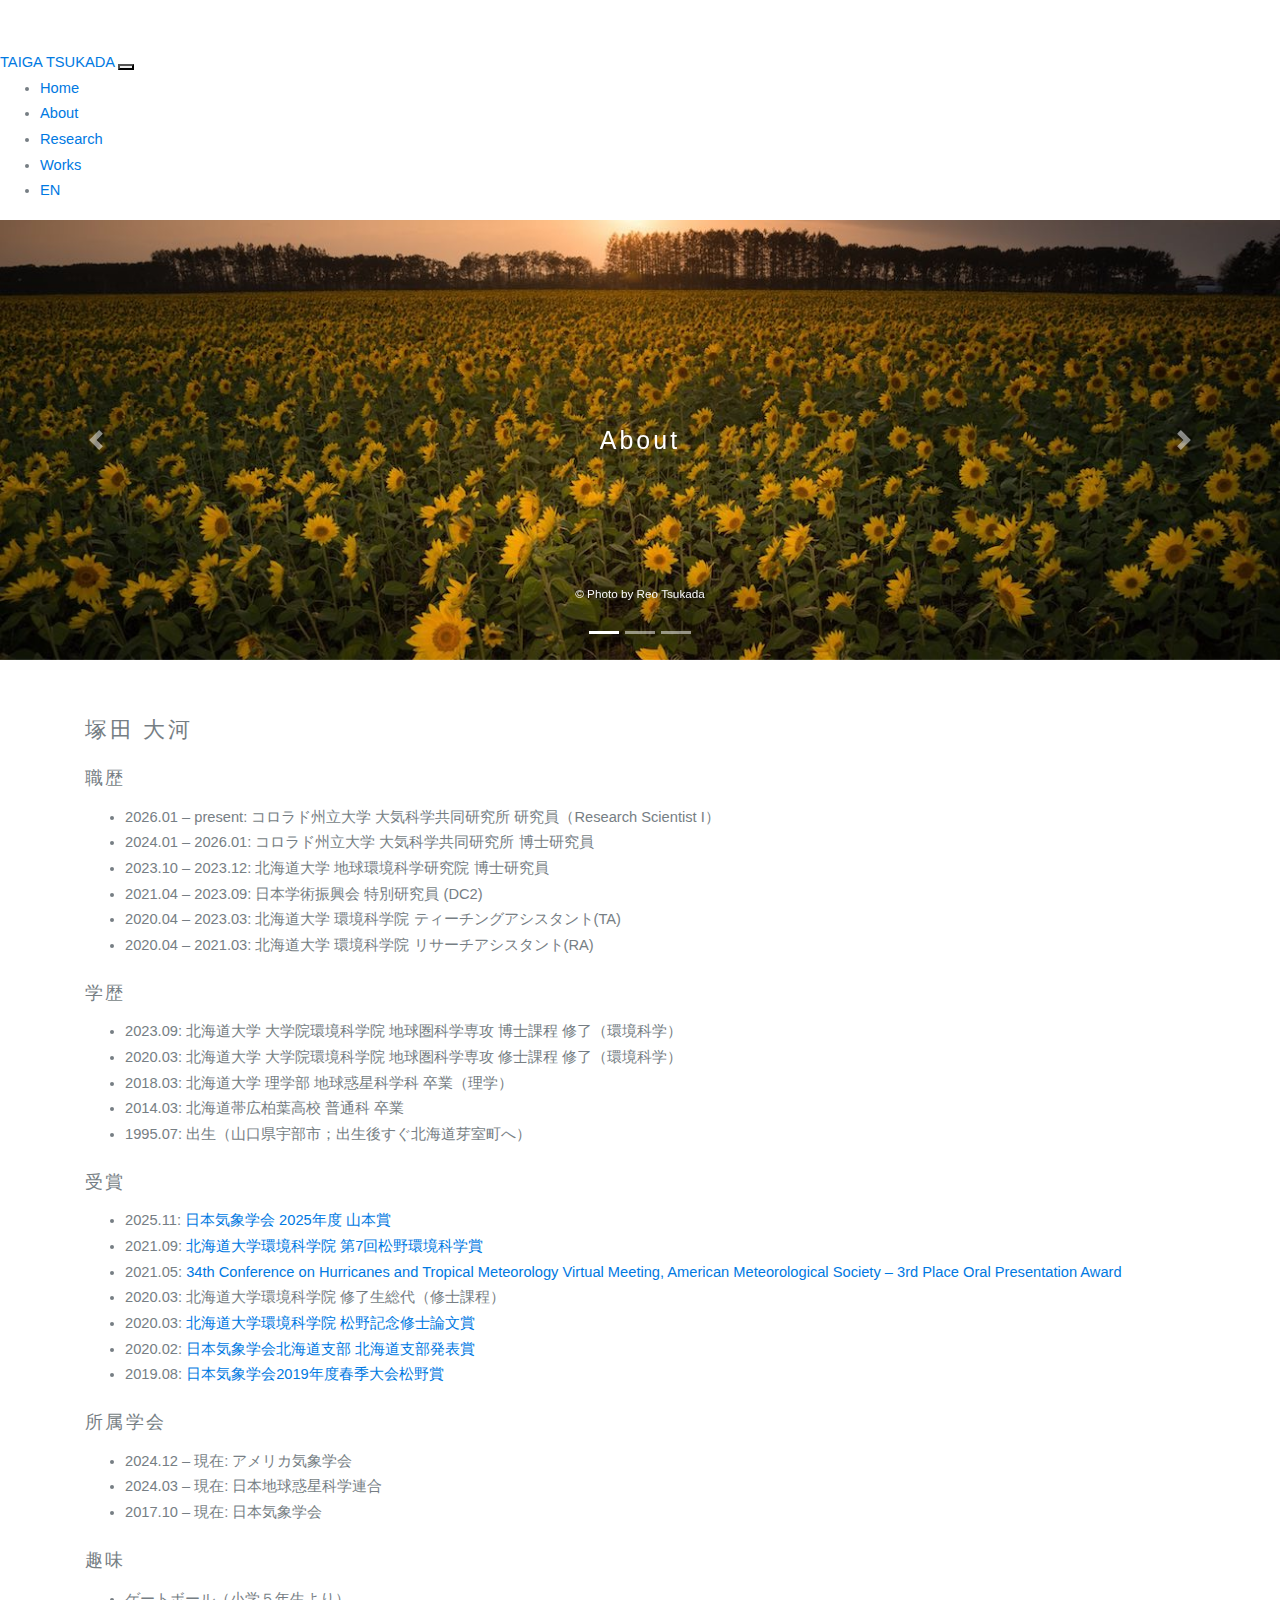
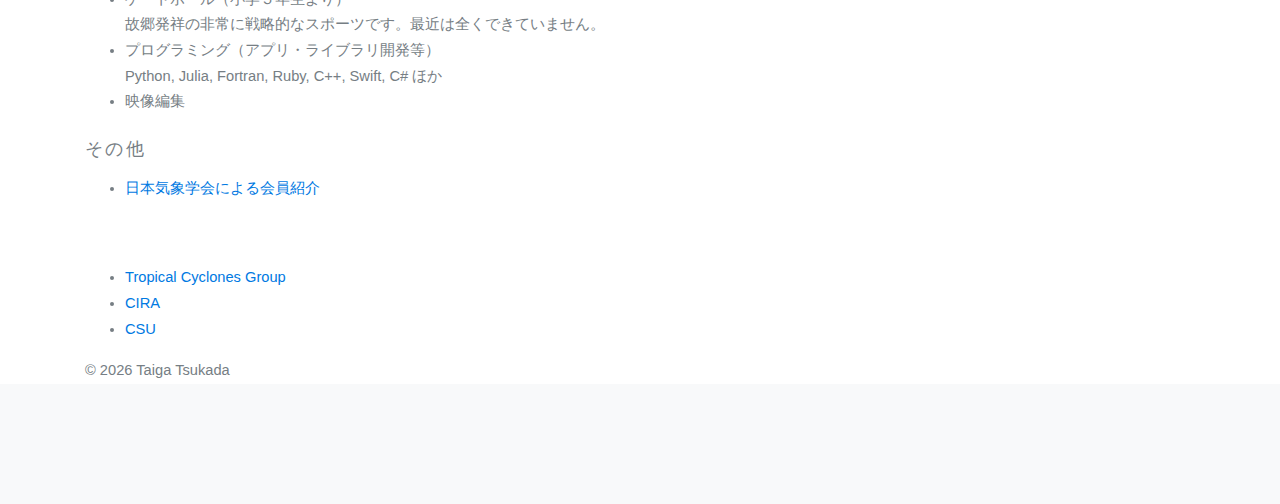
<file: about.html>
<!DOCTYPE html>
<html lang="jp">
<head>
    <meta charset="UTF-8">
    <meta name="viewport" content="width=device-width, initial-scale=1.0">
    <link rel="stylesheet" href="https://stackpath.bootstrapcdn.com/bootstrap/4.4.1/css/bootstrap.min.css" integrity="sha384-Vkoo8x4CGsO3+Hhxv8T/Q5PaXtkKtu6ug5TOeNV6gBiFeWPGFN9MuhOf23Q9Ifjh" crossorigin="anonymous">
    <script async src="https://www.googletagmanager.com/gtag/js?id=G-JHEQ3C17WK"></script>
    <script>window.dataLayer = window.dataLayer || [];function gtag(){dataLayer.push(arguments);}gtag('js', new Date());gtag('config', 'G-JHEQ3C17WK');</script>
    <script src="https://code.jquery.com/jquery-3.4.1.slim.min.js" integrity="sha384-J6qa4849blE2+poT4WnyKhv5vZF5SrPo0iEjwBvKU7imGFAV0wwj1yYfoRSJoZ+n" crossorigin="anonymous"></script>
    <script src="https://cdn.jsdelivr.net/npm/popper.js@1.16.0/dist/umd/popper.min.js" integrity="sha384-Q6E9RHvbIyZFJoft+2mJbHaEWldlvI9IOYy5n3zV9zzTtmI3UksdQRVvoxMfooAo" crossorigin="anonymous"></script>
    <script src="https://stackpath.bootstrapcdn.com/bootstrap/4.4.1/js/bootstrap.min.js" integrity="sha384-wfSDF2E50Y2D1uUdj0O3uMBJnjuUD4Ih7YwaYd1iqfktj0Uod8GCExl3Og8ifwB6" crossorigin="anonymous"></script>
    <link rel="stylesheet" href="https://use.fontawesome.com/releases/v5.13.0/css/all.css">
    <link rel="stylesheet" href="css/style.css">
    <script src="main.js"></script>
    <link rel="icon" type="image/x-icon" href="images/favicon.png">
    <title>TAIGA TSUKADA | About</title>
</head>
<body>
    <script>header("About", "jp")</script>
    <main>
        <div id="carousel-example-2" class="carousel slide carousel-fade z-depth-1-half" data-ride="carousel">
            <ol class="carousel-indicators">
                <li data-target="#carousel-example-2" data-slide-to="0" class="active"></li>
                <li data-target="#carousel-example-2" data-slide-to="1"></li>
                <li data-target="#carousel-example-2" data-slide-to="2"></li>
            </ol>
            <div class="carousel-inner" role="listbox">  
                <div class="carousel-item carousel-image-4 active"></div>
                <div class="carousel-item carousel-image-5"></div>
                <div class="carousel-item carousel-image-6"></div>
            </div>
            <!-- Display for big screen -->
            <div class="carousel-caption d-none d-sm-block">
                <h2 class="h2-responsive pt-5 mt-2">About</h2>
            </div>
            <!-- Display for small screen -->
            <div class="carousel-caption d-sm-none">
                <h3 class="h3-responsive pt-5 mt-2">About</h3>
            </div>
            <!-- Photo credit -->
            <span class="carousel-caption photo-credit">&copy; Photo by Reo Tsukada </span>

            <a class="carousel-control-prev" href="#carousel-example-2" role="button" data-slide="prev">
                <span class="carousel-control-prev-icon" aria-hidden="true"></span>
                <span class="sr-only">Previous</span>
            </a>
            <a class="carousel-control-next" href="#carousel-example-2" role="button" data-slide="next">
                <span class="carousel-control-next-icon" aria-hidden="true"></span>
                <span class="sr-only">Next</span>
            </a>
        </div>
        <div class="container">
            <div class="row py-5">
                <div class="col-12">
                    <h3>塚田 大河</h3>
                    <div class="history">
                        <h4>職歴</h4>
                        <ul>
                            <li><p class="datetime">2026.01 – present: コロラド州立大学 大気科学共同研究所 研究員（Research Scientist I）</p></li>
                            <li><p class="datetime">2024.01 – 2026.01: コロラド州立大学 大気科学共同研究所 博士研究員</p></li>
                            <li><p class="datetime">2023.10 – 2023.12: 北海道大学 地球環境科学研究院 博士研究員</p></li>
                            <li><p class="datetime">2021.04 – 2023.09: 日本学術振興会 特別研究員 (DC2)</p></li>
                            <li><p class="datetime">2020.04 – 2023.03: 北海道大学 環境科学院 ティーチングアシスタント(TA)</p></li>
                            <li><p class="datetime">2020.04 – 2021.03: 北海道大学 環境科学院 リサーチアシスタント(RA)</p></li>
                        </ul>
                    </div>
                </div>
                <div class="col-12">
                    <div class="history">
                        <h4>学歴</h4>
                        <ul>
                            <li><p class="datetime">2023.09: 北海道大学 大学院環境科学院 地球圏科学専攻 博士課程 修了（環境科学）</p></li>
                            <li><p class="datetime">2020.03: 北海道大学 大学院環境科学院 地球圏科学専攻 修士課程 修了（環境科学）</p></li>
                            <li><p class="datetime">2018.03: 北海道大学 理学部 地球惑星科学科 卒業（理学）</p></li>
                            <li><p class="datetime">2014.03: 北海道帯広柏葉高校 普通科 卒業</p></li>
                            <li><p class="datetime">1995.07: 出生（山口県宇部市；出生後すぐ北海道芽室町へ）</p></li>
                        </ul>
                    </div>
                </div>
                <div class="col-12">
                    <div class="history">
                        <h4>受賞</h4>
                        <ul>
                            <li><p class="datetime">2025.11: <a href="https://www.metsoc.jp/default/wp-content/uploads/2025/08/2025yamamoto_Tukada.pdf">日本気象学会 2025年度 山本賞</a></p></li>
                            <li><p class="datetime">2021.09: <a href="https://www.ees.hokudai.ac.jp/ees/wp-content/uploads/2022/05/r03matsuno_es_award_tsukada.pdf">北海道大学環境科学院 第7回松野環境科学賞</a></p></li>
                            <li><p class="datetime">2021.05: <a href="https://ams.confex.com/ams/34HURR/meetingapp.cgi/Index/StudentAwardWinner~1">34th Conference on Hurricanes and Tropical Meteorology Virtual Meeting, American Meteorological Society – 3rd Place Oral Presentation Award</a></p></li>
                            <li><p class="datetime">2020.03: 北海道大学環境科学院 修了生総代（修士課程）</p></li>
                            <li><p class="datetime">2020.03: <a href="http://wwwoa.ees.hokudai.ac.jp/course/announce/matsuno19.htm">北海道大学環境科学院 松野記念修士論文賞</a></p></li>
                            <li><p class="datetime">2020.02: <a href="http://www.metsoc-hokkaido.jp/saihyo/pdf/saihyo65/jyusyo_02.pdf">日本気象学会北海道支部 北海道支部発表賞</a></p></li>
                            <li><p class="datetime">2019.08: <a href="https://www.metsoc.jp/2019/07/22/16369">日本気象学会2019年度春季大会松野賞</a></p></li>
                        </ul>
                    </div>
                </div>
                <div class="col-12">
                    <div class="history">
                        <h4>所属学会</h4>
                        <ul>
                            <li><p class="datetime">2024.12 – 現在: アメリカ気象学会</p></li>
                            <li><p class="datetime">2024.03 – 現在: 日本地球惑星科学連合</p></li>
                            <li><p class="datetime">2017.10 – 現在: 日本気象学会</p></li>
                        </ul>
                    </div>
                    <div class="history">
                        <h4>趣味</h4>
                        <ul>
                            <li>ゲートボール（小学５年生より）</li>
                                <p>故郷発祥の非常に戦略的なスポーツです。最近は全くできていません。</p>
                            <li>プログラミング（アプリ・ライブラリ開発等）</li>
                                <p>Python, Julia, Fortran, Ruby, C++, Swift, C# ほか</p>
                            <li>映像編集</li>
                                <p></p>
                        </ul>
                    </div>
                    <div class="history">
                        <h4>その他</h4>
                        <ul>
                            <li><a href="https://www.metsoc.jp/jinzai/taiga_tsukada/index.html">日本気象学会による会員紹介</a></li>
                                <p></p>
                        </ul>
                    </div>
                </div>
            </div>
        </div>
    </main>
    <script>footer(lang="jp")</script>
    <script>preload()</script>
</body>
</html>
</file>
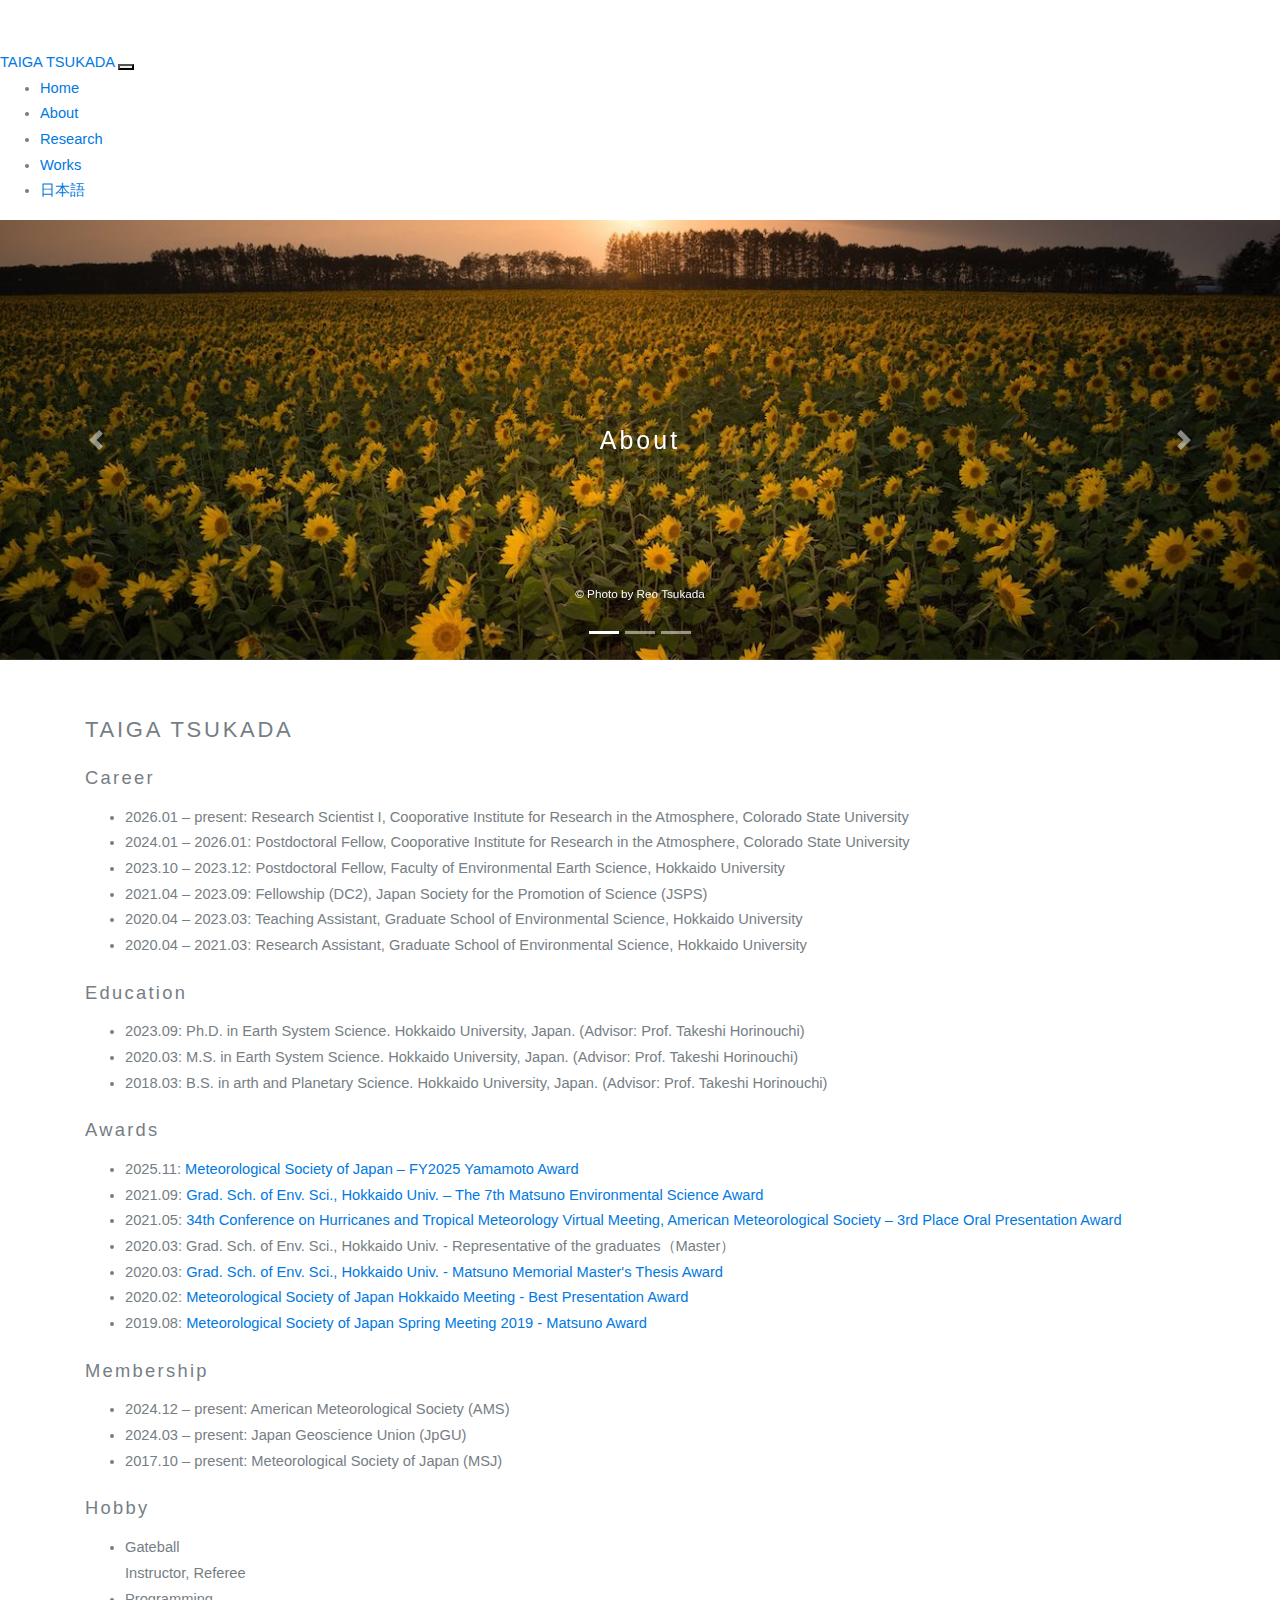
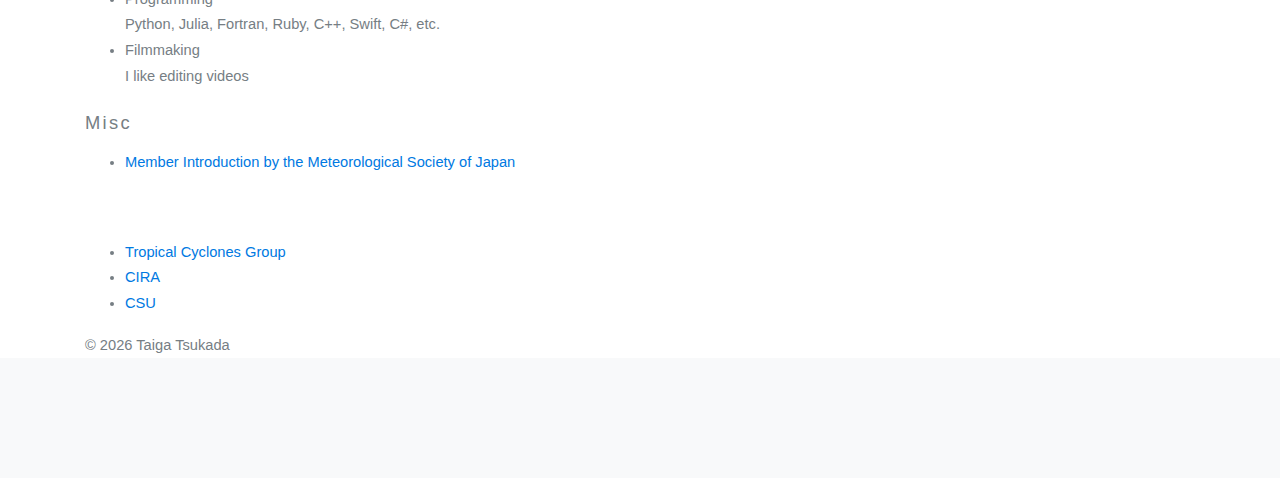
<file: about_en.html>
<!DOCTYPE html>
<html lang="en">
<head>
    <meta charset="UTF-8">
    <meta name="viewport" content="width=device-width, initial-scale=1.0">
    <link rel="stylesheet" href="https://stackpath.bootstrapcdn.com/bootstrap/4.4.1/css/bootstrap.min.css" integrity="sha384-Vkoo8x4CGsO3+Hhxv8T/Q5PaXtkKtu6ug5TOeNV6gBiFeWPGFN9MuhOf23Q9Ifjh" crossorigin="anonymous">
    <script async src="https://www.googletagmanager.com/gtag/js?id=G-JHEQ3C17WK"></script>
    <script>window.dataLayer = window.dataLayer || [];function gtag(){dataLayer.push(arguments);}gtag('js', new Date());gtag('config', 'G-JHEQ3C17WK');</script>
    <script src="https://code.jquery.com/jquery-3.4.1.slim.min.js" integrity="sha384-J6qa4849blE2+poT4WnyKhv5vZF5SrPo0iEjwBvKU7imGFAV0wwj1yYfoRSJoZ+n" crossorigin="anonymous"></script>
    <script src="https://cdn.jsdelivr.net/npm/popper.js@1.16.0/dist/umd/popper.min.js" integrity="sha384-Q6E9RHvbIyZFJoft+2mJbHaEWldlvI9IOYy5n3zV9zzTtmI3UksdQRVvoxMfooAo" crossorigin="anonymous"></script>
    <script src="https://stackpath.bootstrapcdn.com/bootstrap/4.4.1/js/bootstrap.min.js" integrity="sha384-wfSDF2E50Y2D1uUdj0O3uMBJnjuUD4Ih7YwaYd1iqfktj0Uod8GCExl3Og8ifwB6" crossorigin="anonymous"></script>
    <link rel="stylesheet" href="https://use.fontawesome.com/releases/v5.13.0/css/all.css">
    <link rel="stylesheet" href="css/style.css">
    <script src="main.js"></script>
    <link rel="icon" type="image/x-icon" href="images/favicon.png">
    <title>TAIGA TSUKADA | About</title>
</head>
<body>
    <script>header("About", "en")</script>
    <main>
        <div id="carousel-example-2" class="carousel slide carousel-fade z-depth-1-half" data-ride="carousel">
            <ol class="carousel-indicators">
                <li data-target="#carousel-example-2" data-slide-to="0" class="active"></li>
                <li data-target="#carousel-example-2" data-slide-to="1"></li>
                <li data-target="#carousel-example-2" data-slide-to="2"></li>
            </ol>
            <div class="carousel-inner" role="listbox">  
                <div class="carousel-item carousel-image-4 active"></div>
                <div class="carousel-item carousel-image-5"></div>
                <div class="carousel-item carousel-image-6"></div>
            </div>
            <!-- Display for big screen -->
            <div class="carousel-caption d-none d-sm-block">
                <h2 class="h2-responsive pt-5 mt-2">About</h2>
            </div>
            <!-- Display for small screen -->
            <div class="carousel-caption d-sm-none">
                <h3 class="h3-responsive pt-5 mt-2">About</h3>
            </div>
            <!-- Photo credit -->
            <span class="carousel-caption photo-credit">&copy; Photo by Reo Tsukada </span>

            <a class="carousel-control-prev" href="#carousel-example-2" role="button" data-slide="prev">
                <span class="carousel-control-prev-icon" aria-hidden="true"></span>
                <span class="sr-only">Previous</span>
            </a>
            <a class="carousel-control-next" href="#carousel-example-2" role="button" data-slide="next">
                <span class="carousel-control-next-icon" aria-hidden="true"></span>
                <span class="sr-only">Next</span>
            </a>
        </div>
        <div class="container">
            <div class="row py-5">
                <div class="col-12">
                    <h3>TAIGA TSUKADA</h3>
                    <div class="history">
                        <h4>Career</h4>
                        <ul>
                            <li><p class="datetime">2026.01 – present: Research Scientist I, Cooporative Institute for Research in the Atmosphere, Colorado State University</p></li>
                            <li><p class="datetime">2024.01 – 2026.01: Postdoctoral Fellow, Cooporative Institute for Research in the Atmosphere, Colorado State University</p></li>
                            <li><p class="datetime">2023.10 – 2023.12: Postdoctoral Fellow, Faculty of Environmental Earth Science, Hokkaido University</p></li>
                            <li><p class="datetime">2021.04 – 2023.09: Fellowship (DC2), Japan Society for the Promotion of Science (JSPS)</p></li>
                            <li><p class="datetime">2020.04 – 2023.03: Teaching Assistant, Graduate School of Environmental Science, Hokkaido University</p></li>
                            <li><p class="datetime">2020.04 – 2021.03: Research Assistant, Graduate School of Environmental Science, Hokkaido University</p></li>
                        </ul>
                    </div>
                </div>
                <div class="col-12">
                    <div class="history">
                        <h4>Education</h4>
                        <ul>
                            <li><p class="datetime">2023.09: Ph.D. in Earth System Science. Hokkaido University, Japan. (Advisor: Prof. Takeshi Horinouchi)</p></li>
                            <li><p class="datetime">2020.03: M.S. in Earth System Science. Hokkaido University, Japan. (Advisor: Prof. Takeshi Horinouchi)</p></li>
                            <li><p class="datetime">2018.03: B.S. in arth and Planetary Science. Hokkaido University, Japan. (Advisor: Prof. Takeshi Horinouchi)</p></li>
                        </ul>
                    </div>
                </div>
                <div class="col-12">
                    <div class="history">
                        <h4>Awards</h4>
                        <ul>
                            <li><p class="datetime">2025.11: <a href="https://www.metsoc.jp/default/wp-content/uploads/2025/08/2025yamamoto_Tukada.pdf">Meteorological Society of Japan – FY2025 Yamamoto Award</a></p></li>
                            <li><p class="datetime">2021.09: <a href="https://www.ees.hokudai.ac.jp/ees/wp-content/uploads/2022/05/r03matsuno_es_award_tsukada.pdf">Grad. Sch. of Env. Sci., Hokkaido Univ. – The 7th Matsuno Environmental Science Award</a></p></li>
                            <li><p class="datetime">2021.05: <a href="https://ams.confex.com/ams/34HURR/meetingapp.cgi/Index/StudentAwardWinner~1">34th Conference on Hurricanes and Tropical Meteorology Virtual Meeting, American Meteorological Society – 3rd Place Oral Presentation Award</a></p></li>
                            <li><p class="datetime">2020.03: Grad. Sch. of Env. Sci., Hokkaido Univ. - Representative of the graduates（Master）</p></li>
                            <li><p class="datetime">2020.03: <a href="http://wwwoa.ees.hokudai.ac.jp/course/announce/matsuno19.htm">Grad. Sch. of Env. Sci., Hokkaido Univ. - Matsuno Memorial Master's Thesis Award</a></p></li>
                            <li><p class="datetime">2020.02: <a href="http://www.metsoc-hokkaido.jp/saihyo/pdf/saihyo65/jyusyo_02.pdf">Meteorological Society of Japan Hokkaido Meeting - Best Presentation Award</a></p></li>
                            <li><p class="datetime">2019.08: <a href="https://www.metsoc.jp/2019/07/22/16369">Meteorological Society of Japan Spring Meeting 2019 - Matsuno Award</a></p></li>
                        </ul>
                    </div>
                </div>
                <div class="col-12">
                    <div class="history">
                        <h4>Membership</h4>
                        <ul>
                            <li><p class="datetime">2024.12 – present: American Meteorological Society (AMS)</p></li>
                            <li><p class="datetime">2024.03 – present: Japan Geoscience Union (JpGU)</p></li>
                            <li><p class="datetime">2017.10 – present: Meteorological Society of Japan (MSJ)</p></li>
                        </ul>
                    </div>
                    <div class="history">
                        <h4>Hobby</h4>
                        <ul>
                            <li>Gateball</li>
                                <p>Instructor, Referee</p>
                            <li>Programming</li>
                                <p>Python, Julia, Fortran, Ruby, C++, Swift, C#, etc.</p>
                            <li>Filmmaking</li>
                                <p>I like editing videos</p>
                        </ul>
                    </div>
                    <div class="history">
                        <h4>Misc</h4>
                        <ul>
                            <li><a href="https://www.metsoc.jp/jinzai/taiga_tsukada/index.html">Member Introduction by the Meteorological Society of Japan</a></li>
                                <p></p>
                        </ul>
                    </div>
                </div>
            </div>
        </div>
    </main>
    <script>footer(lang="en")</script>
    <script>preload()</script>
</body>
</html>
</file>
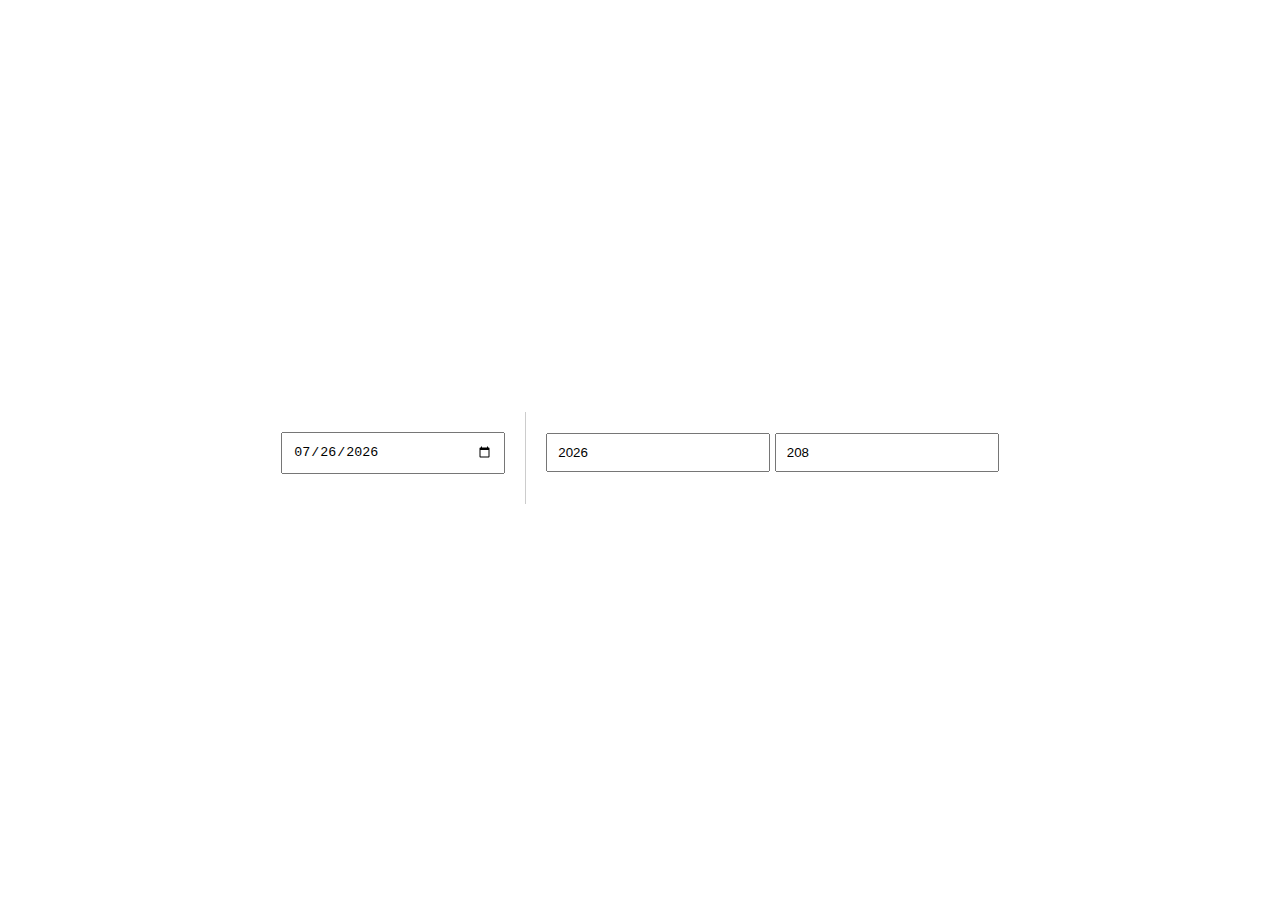
<file: date_to_jjj.html>
<!DOCTYPE html>
<html lang="en">
<head>
  <meta charset="UTF-8">
  <title>Date Tool</title>
  <style>
    body {
      display: flex;
      justify-content: center;
      align-items: center;
      height: 100vh;
      font-family: Arial, sans-serif;
    }

    .container {
      display: flex;
      align-items: center;
    }

    .left, .right {
      padding: 20px;
      text-align: center;
    }

    .left {
      border-right: 1px solid #ccc;
    }

    input {
      width: 200px;
      padding: 10px;
      margin-bottom: 10px;
    }
  </style>
</head>
<body>
  <div class="container">
    <div class="left">
      <input type="date" id="dateInput">
    </div>
    <div class="right">
      <input type="text" id="yearInput" placeholder="Year">
      <input type="text" id="dayOfYearInput" placeholder="Day of Year">
    </div>
  </div>

  <script>
    dateInput.addEventListener('input', updateYearAndDay);
    yearInput.addEventListener('input', updateDate);
    dayOfYearInput.addEventListener('input', updateDate);

    function updateYearAndDay() {
      const date = new Date(dateInput.value);
      if (!isNaN(date)) {
        yearInput.value = date.getUTCFullYear().toString();
        dayOfYearInput.value = getDayOfYear(date).toString();
      }
    }

    function updateDate() {
      const year = parseInt(yearInput.value);
      const dayOfYear = parseInt(dayOfYearInput.value);
      if (!isNaN(year) && !isNaN(dayOfYear)) {
        const date = getDateFromYearAndDay(year, dayOfYear);
        if (date) {
          dateInput.value = formatDate(date);
        }
      }
      else {
        dateInput.value = '';
      }
    }

    function getDayOfYear(date) {
      const start = new Date(date.getUTCFullYear(), 0, 0);
      const diff = date - start;
      const oneDay = 1000 * 60 * 60 * 24;
      return Math.floor(diff / oneDay) + 1;
    }

    function getDateFromYearAndDay(year, dayOfYear) {
      const date = new Date(year, 0);
      date.setDate(dayOfYear);
      if (date.getFullYear() === year && date.getDate() === dayOfYear) {
        return date;
      }
      return null;
    }

    function formatDate(date) {
      const year = date.getFullYear();
      const month = ('0' + (date.getMonth() + 1)).slice(-2);
      const day = ('0' + date.getDate()).slice(-2);
      return `${year}-${month}-${day}`;
    }

    function getCurrentDate() {
      const today = new Date();
      const year = today.getFullYear();
      const month = ('0' + (today.getMonth() + 1)).slice(-2);
      const day = ('0' + today.getDate()).slice(-2);
      return `${year}-${month}-${day}`;
    }
    dateInput.value = getCurrentDate();
    updateYearAndDay()
  </script>
</body>
</html>
</file>
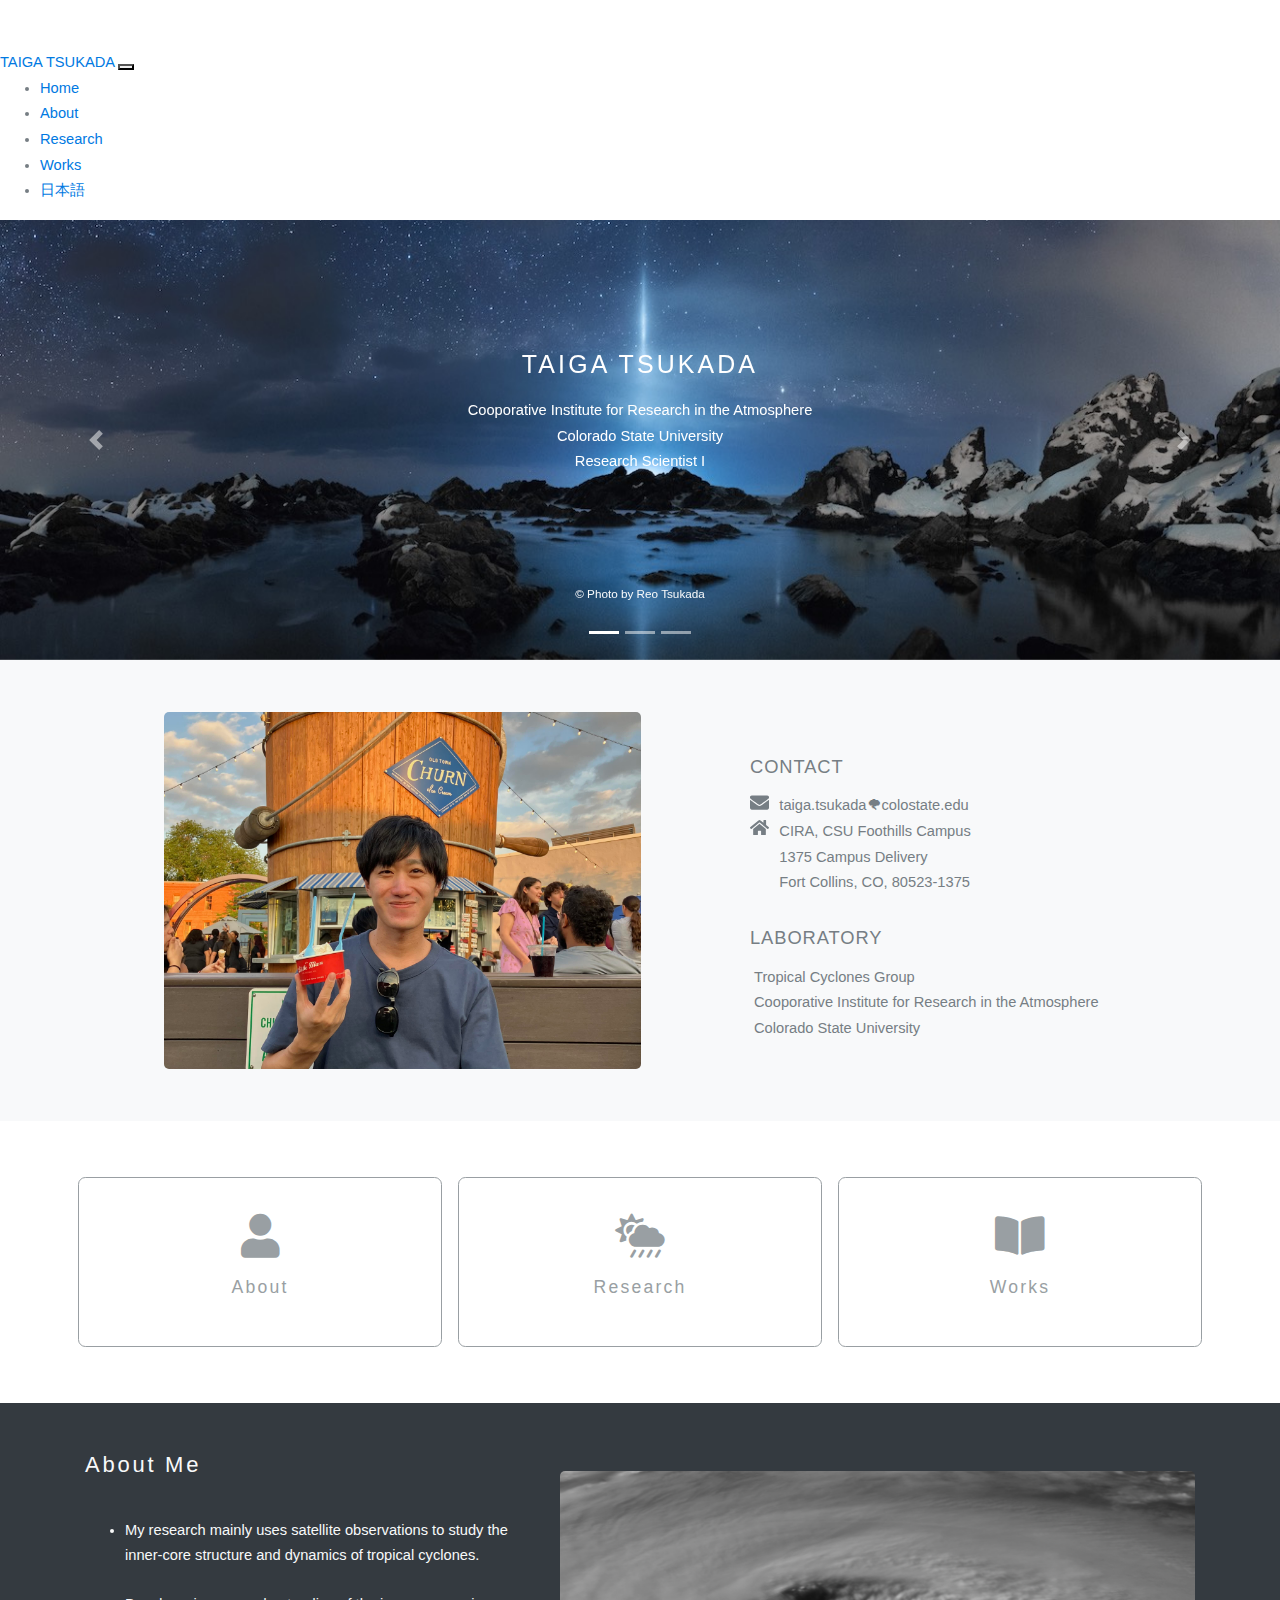
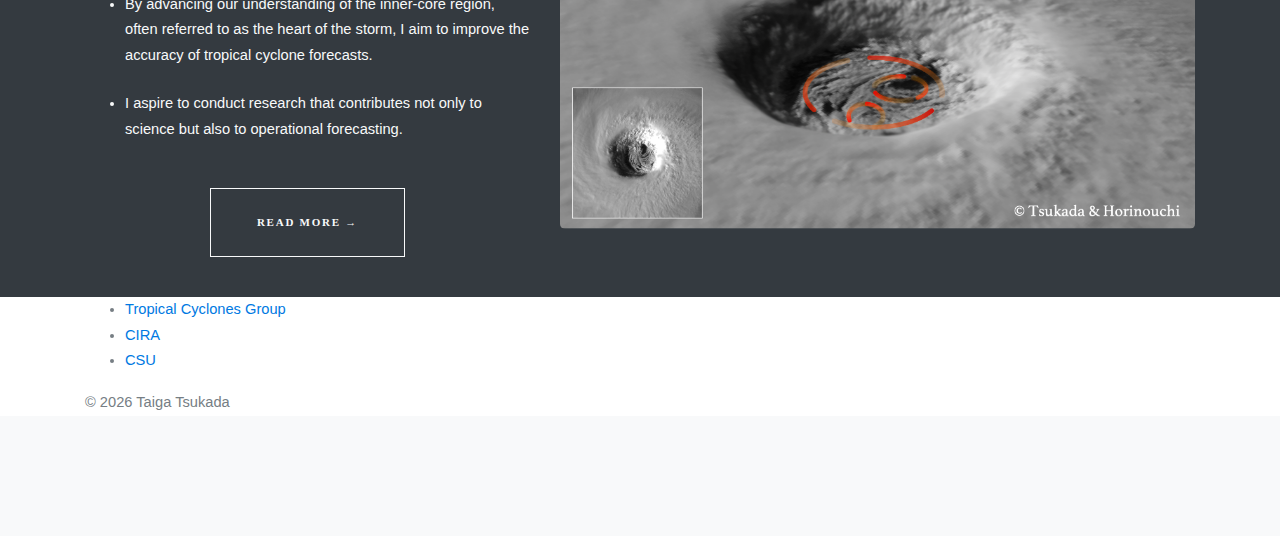
<file: index_en.html>
<!DOCTYPE html>
<html lang="en">
<head>
    <meta charset="UTF-8">
    <meta name="viewport" content="width=device-width, initial-scale=1.0">
    <link rel="stylesheet" href="https://stackpath.bootstrapcdn.com/bootstrap/4.4.1/css/bootstrap.min.css" integrity="sha384-Vkoo8x4CGsO3+Hhxv8T/Q5PaXtkKtu6ug5TOeNV6gBiFeWPGFN9MuhOf23Q9Ifjh" crossorigin="anonymous">
    <script async src="https://www.googletagmanager.com/gtag/js?id=G-JHEQ3C17WK"></script>
    <script>window.dataLayer = window.dataLayer || [];function gtag(){dataLayer.push(arguments);}gtag('js', new Date());gtag('config', 'G-JHEQ3C17WK');</script>
    <script src="https://code.jquery.com/jquery-3.4.1.slim.min.js" integrity="sha384-J6qa4849blE2+poT4WnyKhv5vZF5SrPo0iEjwBvKU7imGFAV0wwj1yYfoRSJoZ+n" crossorigin="anonymous"></script>
    <script src="https://cdn.jsdelivr.net/npm/popper.js@1.16.0/dist/umd/popper.min.js" integrity="sha384-Q6E9RHvbIyZFJoft+2mJbHaEWldlvI9IOYy5n3zV9zzTtmI3UksdQRVvoxMfooAo" crossorigin="anonymous"></script>
    <script src="https://stackpath.bootstrapcdn.com/bootstrap/4.4.1/js/bootstrap.min.js" integrity="sha384-wfSDF2E50Y2D1uUdj0O3uMBJnjuUD4Ih7YwaYd1iqfktj0Uod8GCExl3Og8ifwB6" crossorigin="anonymous"></script>
    <link rel="stylesheet" href="https://use.fontawesome.com/releases/v5.13.0/css/all.css">
    <link rel="stylesheet" href="css/style.css">
    <script src="main.js"></script>
    <link rel="icon" type="image/x-icon" href="images/favicon.png">
    <title>TAIGA TSUKADA | Home</title>
    <meta name="keyword" content="Taiga Tsukada,Typhoon,Hurricane,Tsukada">
    <meta name="description" content="Taiga Tsukada's Home page">
</head>
<body>
    <script>header("Home", "en")</script>
    <main>
        <div id="carousel-example-2" class="carousel slide carousel-fade z-depth-1-half" data-ride="carousel">
            <ol class="carousel-indicators">
                <li data-target="#carousel-example-2" data-slide-to="0" class="active"></li>
                <li data-target="#carousel-example-2" data-slide-to="1"></li>
                <li data-target="#carousel-example-2" data-slide-to="2"></li>
            </ol>
            <div class="carousel-inner" role="listbox">  
                <div class="carousel-item carousel-image-1 active"></div>
                <div class="carousel-item carousel-image-2"></div>
                <div class="carousel-item carousel-image-3"></div>
            </div>
            <!-- Display for big screen -->
            <div class="pt-0 carousel-caption d-none d-sm-block">
                <h2 class="h2-responsive">TAIGA TSUKADA</h2>
                <span>Cooporative Institute for Research in the Atmosphere<br>Colorado State University</span>
                <br>
                <span>Research Scientist I</span>
            </div>
            <!-- Display for small screen -->
            <div class="pt-0 carousel-caption d-sm-none">
                <h3 class="h3-responsive">TAIGA TSUKADA</h3>
                <span>Cooperative Institute for Research in the Atmosphere</span>
                <br>
                <span>Colorado State University</span>
                <br>
                <span>Research Scientist I</span>
            </div>
            <!-- Photo credit -->
            <span class="carousel-caption photo-credit">&copy; Photo by Reo Tsukada </span>

            <a class="carousel-control-prev" href="#carousel-example-2" role="button" data-slide="prev">
                <span class="carousel-control-prev-icon" aria-hidden="true"></span>
                <span class="sr-only">Previous</span>
            </a>
            <a class="carousel-control-next" href="#carousel-example-2" role="button" data-slide="next">
                <span class="carousel-control-next-icon" aria-hidden="true"></span>
                <span class="sr-only">Next</span>
            </a>
        </div>
        <div class="bg-light py-5">
            <div class="container">
                <div class="row align-items-center">
                    <div class="col-lg-7 my-1">
                        <img src="images/profile/prof_fc_ice.jpg" class="insert-image w-75 mx-auto d-block" alt="profile">
                    </div>
                    <div class="col-lg-5 my-1 contact">
                        <h4 class="mt-4" style="letter-spacing: 0.05em;"> CONTACT </h4>
                        <ol>
                            <li><span>taiga.tsukada🌪colostate.edu</span></li>
                            <li><span>CIRA, CSU Foothills Campus<br>1375 Campus Delivery<br>Fort Collins, CO, 80523-1375</span></li>
                        </ol>
    
                        <h4 class="mt-4" style="letter-spacing: 0.05em;">LABORATORY</h4>
                        <p class="mt-2 ml-1">
                            <a href="https://rammb2.cira.colostate.edu/research/tropical-cyclones/">Tropical Cyclones Group</a>
                            <br>
                            <a href="https://www.cira.colostate.edu/">Cooporative Institute for Research in the Atmosphere</a>
                            <br>
                            <a href="https://www.colostate.edu/">Colorado State University</a>
                        </p>
                    </div>
                </div>
            </div>
        </div>
        <div class="links py-5">
            <div class="container">
                <div class="row text-center">
                    <div class="col-md p-0">
                        <a href="about_en.html" class="card">
                            <div class="card-body">
                                <i class="fas fa-user fa-3x"></i>
                                <h5 class="card-title pt-3">About</h5>
                            </div>
                        </a>
                    </div>
                    <div class="col-md p-0">
                        <a href="research_en.html" class="card">
                            <div class="card-body">
                                <i class="fas fa-cloud-sun-rain fa-3x"></i>
                                <h5 class="card-title pt-3">Research</h5>
                            </div>
                        </a>
                    </div>
                    <div class="col-md p-0">
                        <a href="works_en.html" class="card">
                            <div class="card-body">
                                <i class="fas fa-book-open fa-3x"></i>
                                <h5 class="card-title pt-3">Works</h5>
                            </div>
                        </a>
                    </div>
                </div>
            </div>
        </div>
        <div class="intro bg-dark">
            <div class="container py-3">
                <div class="row align-items-center">
                    <div class="col-lg-5 my-4">
                        <h3> About Me </h3>
                        <ul>
                            <li><p class="pt-3 pb-1">My research mainly uses satellite observations to study the inner-core structure and dynamics of tropical cyclones. 
                            <li><p class="py-1">By advancing our understanding of the inner-core region, often referred to as the heart of the storm, I aim to improve the accuracy of tropical cyclone forecasts. 
                            <li><p class="py-1">I aspire to conduct research that contributes not only to science but also to operational forecasting.
                        </ul>
                        <div class="btn-space">&nbsp;</div>
                        <div class="btn-space">
                            <a href="about_en.html" class="btn btn-outline-light btn-lg link-btn">READ MORE →</a>
                        </div>
                    </div>
                    <div class="col-lg-7 my-4">
                        <img src="images/profile/cover_image.png" class="insert-image">
                    </div>
                </div>
            </div>
        </div>
        <script>footer(lang="en")</script>
        <script>preload()</script>
    </main>
</body>
</html>
</file>
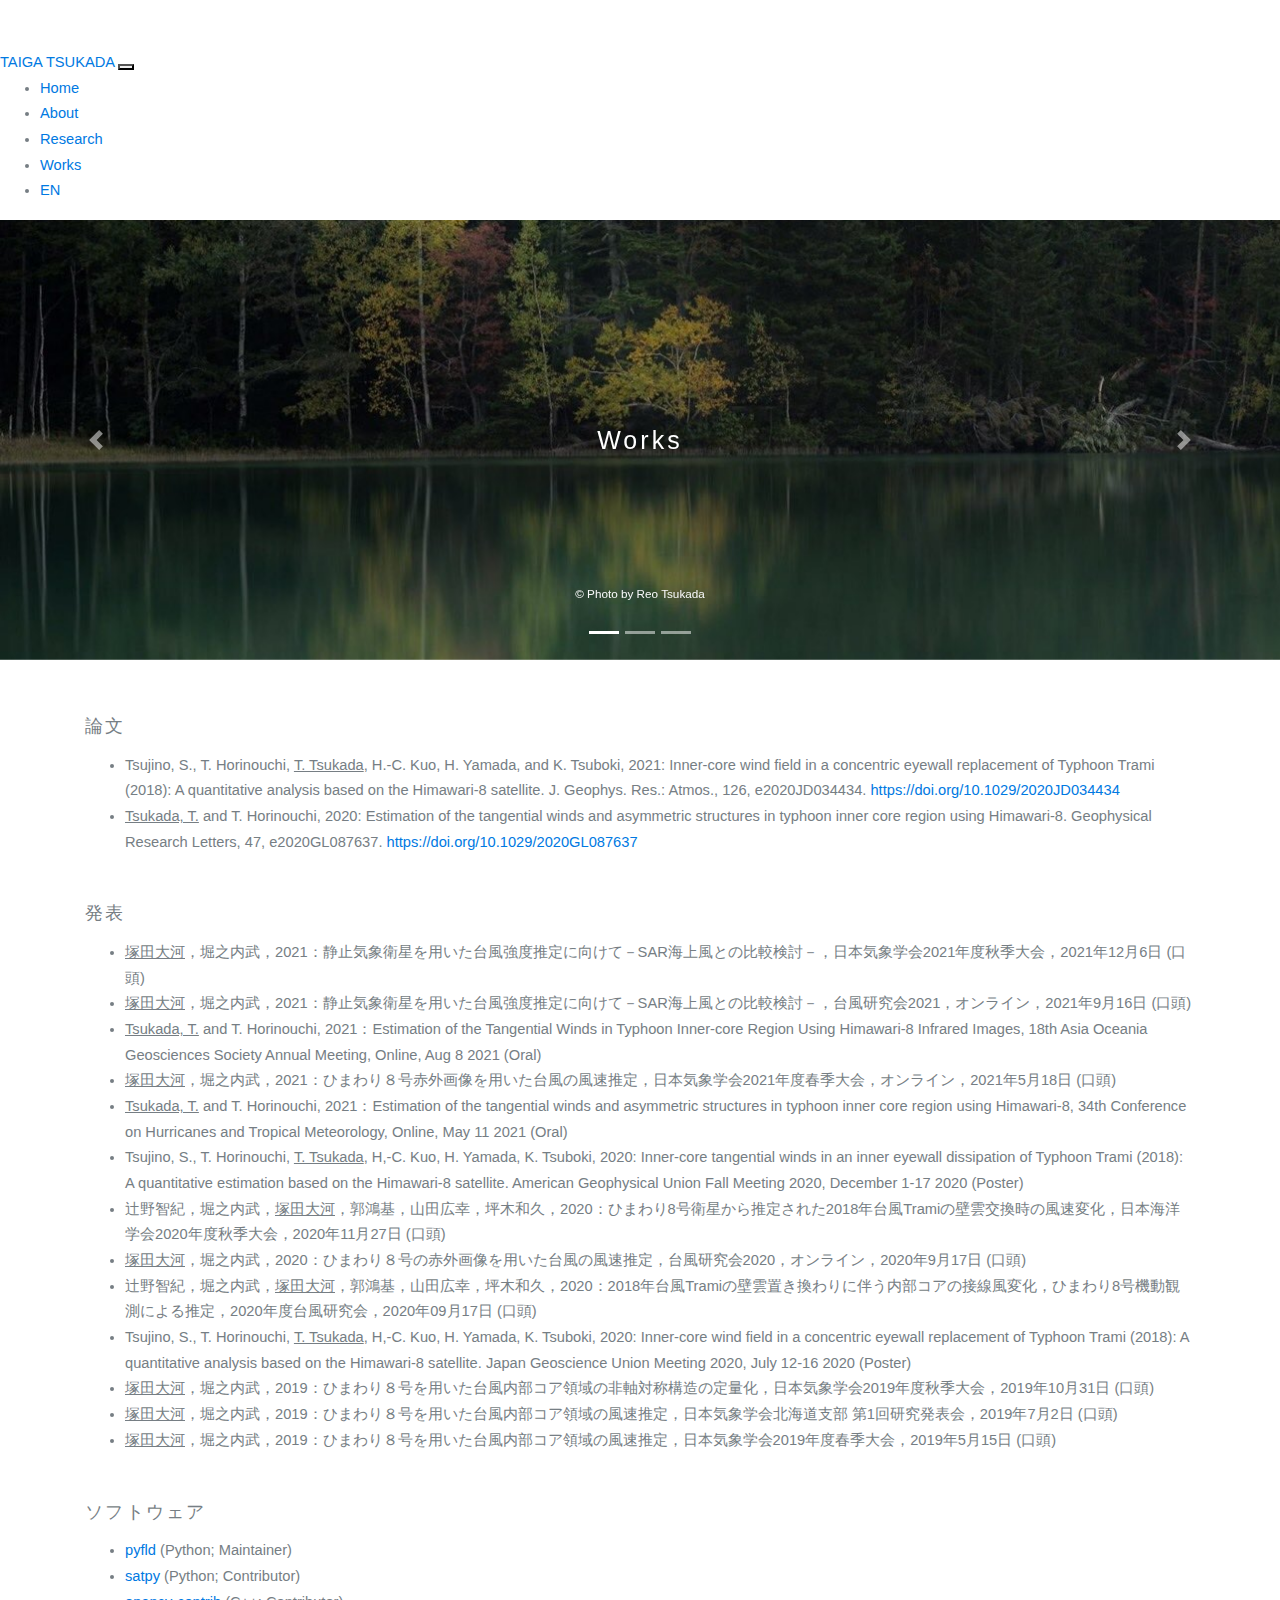
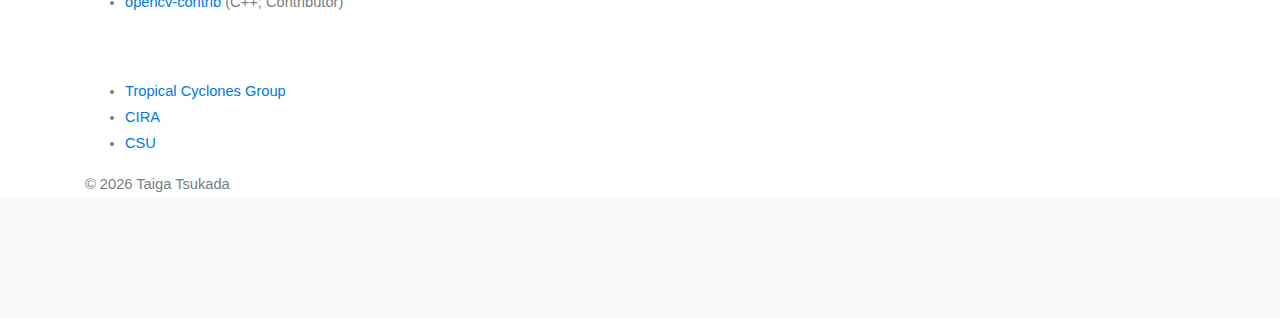
<file: publications.html>
<!DOCTYPE html>
<html lang="jp">
<head>
    <meta charset="UTF-8">
    <meta name="viewport" content="width=device-width, initial-scale=1.0">
    <link rel="stylesheet" href="https://stackpath.bootstrapcdn.com/bootstrap/4.4.1/css/bootstrap.min.css" integrity="sha384-Vkoo8x4CGsO3+Hhxv8T/Q5PaXtkKtu6ug5TOeNV6gBiFeWPGFN9MuhOf23Q9Ifjh" crossorigin="anonymous">
    <script async src="https://www.googletagmanager.com/gtag/js?id=G-JHEQ3C17WK"></script>
    <script>window.dataLayer = window.dataLayer || [];function gtag(){dataLayer.push(arguments);}gtag('js', new Date());gtag('config', 'G-JHEQ3C17WK');</script>
    <script src="https://code.jquery.com/jquery-3.4.1.slim.min.js" integrity="sha384-J6qa4849blE2+poT4WnyKhv5vZF5SrPo0iEjwBvKU7imGFAV0wwj1yYfoRSJoZ+n" crossorigin="anonymous"></script>
    <script src="https://cdn.jsdelivr.net/npm/popper.js@1.16.0/dist/umd/popper.min.js" integrity="sha384-Q6E9RHvbIyZFJoft+2mJbHaEWldlvI9IOYy5n3zV9zzTtmI3UksdQRVvoxMfooAo" crossorigin="anonymous"></script>
    <script src="https://stackpath.bootstrapcdn.com/bootstrap/4.4.1/js/bootstrap.min.js" integrity="sha384-wfSDF2E50Y2D1uUdj0O3uMBJnjuUD4Ih7YwaYd1iqfktj0Uod8GCExl3Og8ifwB6" crossorigin="anonymous"></script>
    <link rel="stylesheet" href="https://use.fontawesome.com/releases/v5.13.0/css/all.css">
    <link rel="stylesheet" href="css/style.css">
    <script src="main.js"></script>
    <link rel="icon" type="image/x-icon" href="images/favicon.png">
    <title>TAIGA TSUKADA | Works</title>
</head>
<body>
    <script>header("Works", "jp")</script>
    <main>
        <div id="carousel-example-2" class="carousel slide carousel-fade z-depth-1-half" data-ride="carousel">
            <ol class="carousel-indicators">
                <li data-target="#carousel-example-2" data-slide-to="0" class="active"></li>
                <li data-target="#carousel-example-2" data-slide-to="1"></li>
                <li data-target="#carousel-example-2" data-slide-to="2"></li>
            </ol>
            <div class="carousel-inner" role="listbox">  
                <div class="carousel-item carousel-image-10 active"></div>
                <div class="carousel-item carousel-image-11"></div>
                <div class="carousel-item carousel-image-12"></div>
            </div>
            <!-- Display for big screen -->
            <div class="carousel-caption d-none d-sm-block">
                <h2 class="h2-responsive pt-5 mt-2">Works</h2>
            </div>
            <!-- Display for small screen -->
            <div class="carousel-caption d-sm-none">
                <h3 class="h3-responsive pt-5 mt-2">Works</h3>
            </div>
            <!-- Photo credit -->
            <span class="carousel-caption photo-credit">&copy; Photo by Reo Tsukada </span>

            <a class="carousel-control-prev" href="#carousel-example-2" role="button" data-slide="prev">
                <span class="carousel-control-prev-icon" aria-hidden="true"></span>
                <span class="sr-only">Previous</span>
            </a>
            <a class="carousel-control-next" href="#carousel-example-2" role="button" data-slide="next">
                <span class="carousel-control-next-icon" aria-hidden="true"></span>
                <span class="sr-only">Next</span>
            </a>
        </div>
        <div class="container">
            <div class="row py-5">
                <div class="col-12">
                    <h4>論文</h4>
                    <ul>
                        <li>Tsujino, S., T. Horinouchi, <u>T. Tsukada</u>, H.-C. Kuo, H. Yamada, and K. Tsuboki, 2021: Inner-core wind field in a concentric eyewall replacement of Typhoon Trami (2018): A quantitative analysis based on the Himawari-8 satellite. J. Geophys. Res.: Atmos., 126, e2020JD034434. <a href="https://doi.org/10.1029/2020JD034434">https://doi.org/10.1029/2020JD034434</a></li>
                        <li><u>Tsukada, T.</u> and T. Horinouchi, 2020: Estimation of the tangential winds and asymmetric structures in typhoon inner core region using Himawari-8. Geophysical Research Letters, 47, e2020GL087637. <a href="https://doi.org/10.1029/2020GL087637">https://doi.org/10.1029/2020GL087637</a></li>
                    </ul>
                </div>
                <div class="col-12 mt-4">
                    <h4>発表</h4>
                    <ul>
                        <li><u>塚田大河</u>，堀之内武，2021：静止気象衛星を用いた台風強度推定に向けて－SAR海上風との比較検討－，日本気象学会2021年度秋季大会，2021年12月6日 (口頭)</li>
                        <li><u>塚田大河</u>，堀之内武，2021：静止気象衛星を用いた台風強度推定に向けて－SAR海上風との比較検討－，台風研究会2021，オンライン，2021年9月16日 (口頭)</li>
                        <li><u>Tsukada, T.</u> and T. Horinouchi, 2021：Estimation of the Tangential Winds in Typhoon Inner-core Region Using Himawari‐8 Infrared Images, 18th Asia Oceania Geosciences Society Annual Meeting, Online, Aug 8 2021 (Oral)</li>
                        <li><u>塚田大河</u>，堀之内武，2021：ひまわり８号赤外画像を用いた台風の風速推定，日本気象学会2021年度春季大会，オンライン，2021年5月18日 (口頭)</li>
                        <li><u>Tsukada, T.</u> and T. Horinouchi, 2021：Estimation of the tangential winds and asymmetric structures in typhoon inner core region using Himawari-8, 34th Conference on Hurricanes and Tropical Meteorology, Online, May 11 2021 (Oral)</li>
                        <li>Tsujino, S., T. Horinouchi, <u>T. Tsukada</u>, H,-C. Kuo, H. Yamada, K. Tsuboki, 2020: Inner-core tangential winds in an inner eyewall dissipation of Typhoon Trami (2018): A quantitative estimation based on the Himawari-8 satellite. American Geophysical Union Fall Meeting 2020, December 1-17 2020 (Poster)</li>
                        <li>辻野智紀，堀之内武，<u>塚田大河</u>，郭鴻基，山田広幸，坪木和久，2020：ひまわり8号衛星から推定された2018年台風Tramiの壁雲交換時の風速変化，日本海洋学会2020年度秋季大会，2020年11月27日 (口頭)</li>
                        <li><u>塚田大河</u>，堀之内武，2020：ひまわり８号の赤外画像を用いた台風の風速推定，台風研究会2020，オンライン，2020年9月17日 (口頭)</li>
                        <li>辻野智紀，堀之内武，<u>塚田大河</u>，郭鴻基，山田広幸，坪木和久，2020：2018年台風Tramiの壁雲置き換わりに伴う内部コアの接線風変化，ひまわり8号機動観測による推定，2020年度台風研究会，2020年09月17日 (口頭)</li>
                        <li>Tsujino, S., T. Horinouchi, <u>T. Tsukada</u>, H,-C. Kuo, H. Yamada, K. Tsuboki, 2020: Inner-core wind field in a concentric eyewall replacement of Typhoon Trami (2018): A quantitative analysis based on the Himawari-8 satellite. Japan Geoscience Union Meeting 2020, July 12-16 2020 (Poster)</li>
                        <li><u>塚田大河</u>，堀之内武，2019：ひまわり８号を用いた台風内部コア領域の非軸対称構造の定量化，日本気象学会2019年度秋季大会，2019年10月31日 (口頭)</li>
                        <li><u>塚田大河</u>，堀之内武，2019：ひまわり８号を用いた台風内部コア領域の風速推定，日本気象学会北海道支部 第1回研究発表会，2019年7月2日 (口頭)</li>
                        <li><u>塚田大河</u>，堀之内武，2019：ひまわり８号を用いた台風内部コア領域の風速推定，日本気象学会2019年度春季大会，2019年5月15日 (口頭)</li>
                    </ul>
                </div>
                <div class="col-12 mt-4">
                    <h4>ソフトウェア</h4>
                    <ul>
                        <li><a href="https://github.com/tsukada-cs/pyfld">pyfld</a> (Python; Maintainer)</li>
                        <li><a href="https://github.com/pytroll/satpy">satpy</a> (Python; Contributor)</li>
                        <li><a href="https://github.com/opencv/opencv_contrib">opencv-contrib</a> (C++; Contributor)</li>
                    </ul>
                </div>
            </div>
        </div>
    </main>
    <script>footer(lang="jp")</script>
    <script>preload()</script>
</body>
</html>
</file>
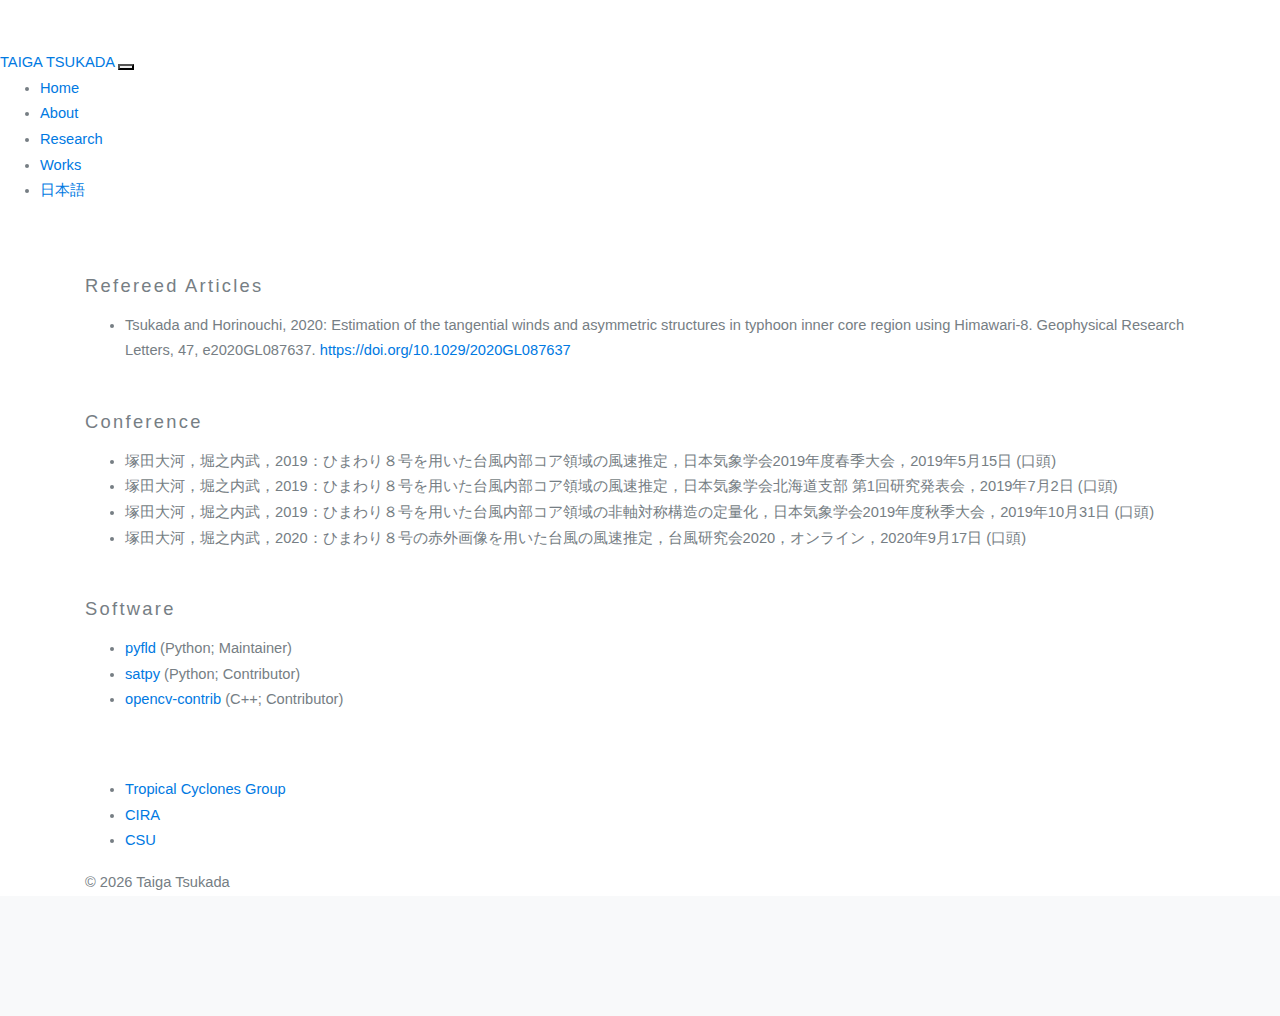
<file: publications_en.html>
<!DOCTYPE html>
<html lang="en">
<head>
    <meta charset="UTF-8">
    <meta name="viewport" content="width=device-width, initial-scale=1.0">
    <link rel="stylesheet" href="https://stackpath.bootstrapcdn.com/bootstrap/4.4.1/css/bootstrap.min.css" integrity="sha384-Vkoo8x4CGsO3+Hhxv8T/Q5PaXtkKtu6ug5TOeNV6gBiFeWPGFN9MuhOf23Q9Ifjh" crossorigin="anonymous">
    <script src="https://code.jquery.com/jquery-3.4.1.slim.min.js" integrity="sha384-J6qa4849blE2+poT4WnyKhv5vZF5SrPo0iEjwBvKU7imGFAV0wwj1yYfoRSJoZ+n" crossorigin="anonymous"></script>
    <script src="https://cdn.jsdelivr.net/npm/popper.js@1.16.0/dist/umd/popper.min.js" integrity="sha384-Q6E9RHvbIyZFJoft+2mJbHaEWldlvI9IOYy5n3zV9zzTtmI3UksdQRVvoxMfooAo" crossorigin="anonymous"></script>
    <script src="https://stackpath.bootstrapcdn.com/bootstrap/4.4.1/js/bootstrap.min.js" integrity="sha384-wfSDF2E50Y2D1uUdj0O3uMBJnjuUD4Ih7YwaYd1iqfktj0Uod8GCExl3Og8ifwB6" crossorigin="anonymous"></script>
    <link rel="stylesheet" href="https://use.fontawesome.com/releases/v5.13.0/css/all.css"> <!-- Font Awesome読み込み -->
    <link rel="stylesheet" href="css/style.css">
    <script src="main.js"></script>
    <title>Taiga TSUKADA | Publications</title>
</head>
<body>
    <script>header("Publications", "en")</script>
    <main>
        <div class="container">
            <div class="row py-5">
                <div class="col-12">
                    <h4>Refereed Articles</h4>
                    <ul>
                        <li>Tsukada and Horinouchi, 2020: Estimation of the tangential winds and asymmetric structures in typhoon inner core region using Himawari-8. Geophysical Research Letters, 47, e2020GL087637. <a href="https://doi.org/10.1029/2020GL087637">https://doi.org/10.1029/2020GL087637</a></li>
                    </ul>
                </div>
                <div class="col-12 mt-4">
                    <h4>Conference</h4>
                    <ul>
                        <li>塚田大河，堀之内武，2019：ひまわり８号を用いた台風内部コア領域の風速推定，日本気象学会2019年度春季大会，2019年5月15日 (口頭)</li>
                        <li>塚田大河，堀之内武，2019：ひまわり８号を用いた台風内部コア領域の風速推定，日本気象学会北海道支部 第1回研究発表会，2019年7月2日 (口頭)</li>
                        <li>塚田大河，堀之内武，2019：ひまわり８号を用いた台風内部コア領域の非軸対称構造の定量化，日本気象学会2019年度秋季大会，2019年10月31日 (口頭)</li>
                        <li>塚田大河，堀之内武，2020：ひまわり８号の赤外画像を用いた台風の風速推定，台風研究会2020，オンライン，2020年9月17日 (口頭)</li>
                    </ul>
                </div>
                <div class="col-12 mt-4">
                    <h4>Software</h4>
                    <ul>
                        <li><a href="https://github.com/tsukada-cs/pyfld">pyfld</a> (Python; Maintainer)</li>
                        <li><a href="https://github.com/pytroll/satpy">satpy</a> (Python; Contributor)</li>
                        <li><a href="https://github.com/opencv/opencv_contrib">opencv-contrib</a> (C++; Contributor)</li>
                    </ul>
                </div>
            </div>
        </div>
    </main>
    <script>footer()</script>
</body>
</html>
</file>
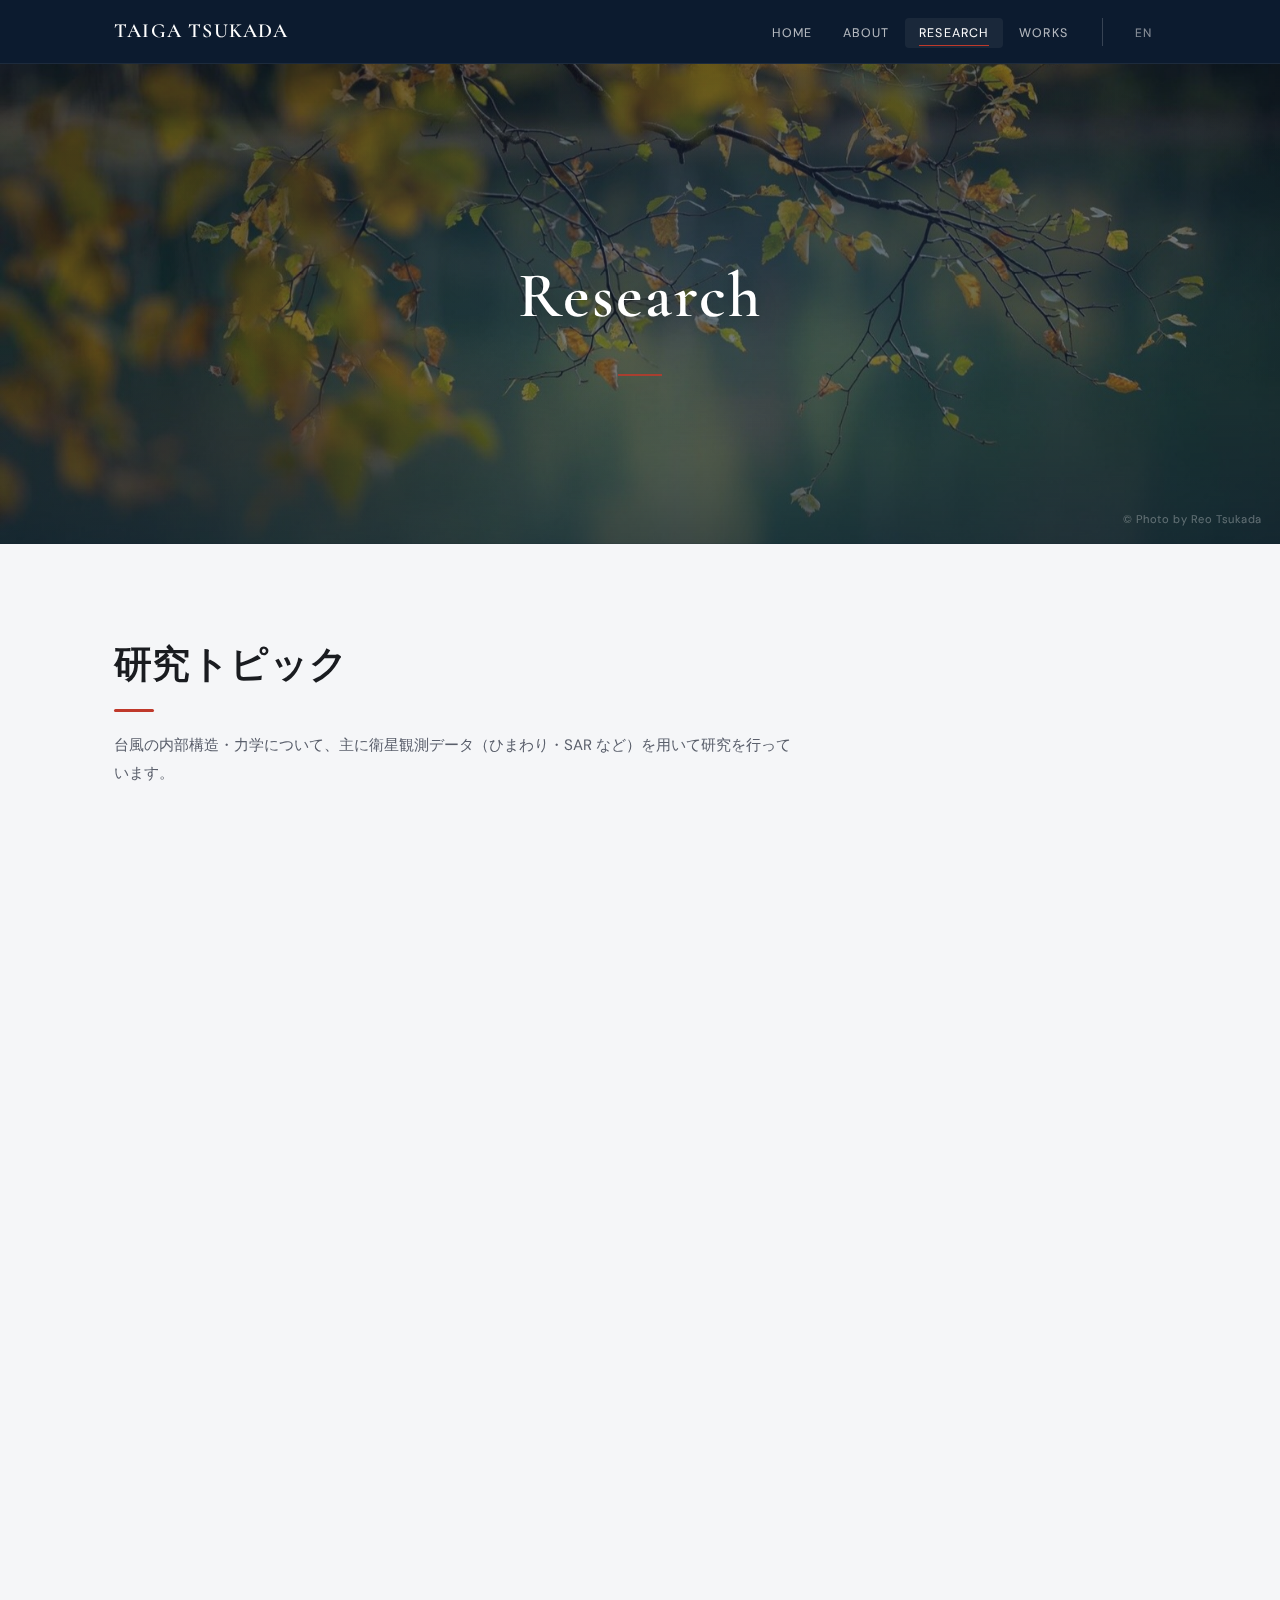
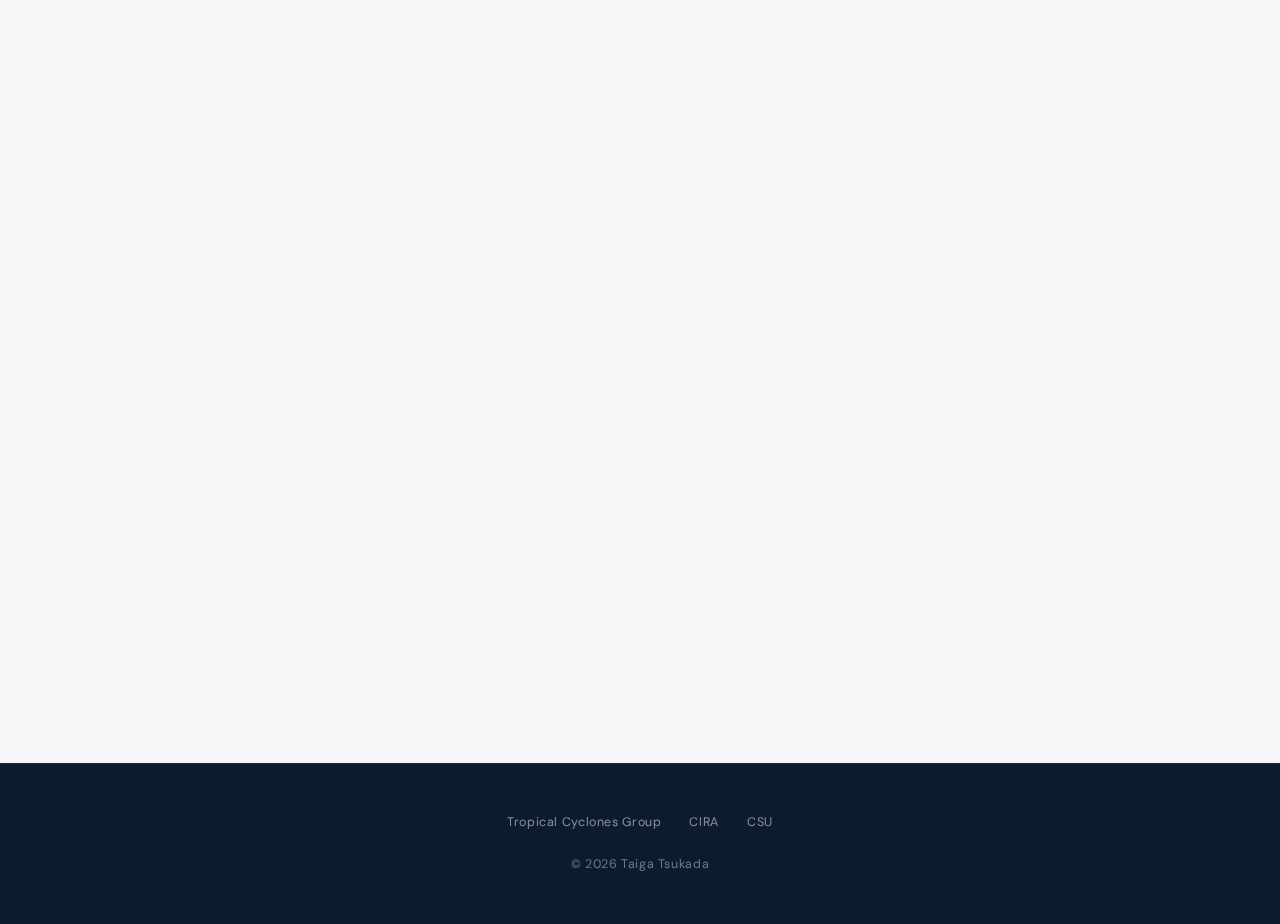
<file: research.html>
<!DOCTYPE html>
<html lang="ja">
<head>
  <meta charset="UTF-8">
  <meta name="viewport" content="width=device-width, initial-scale=1.0">
  <title>TAIGA TSUKADA | Research</title>
  <meta name="description" content="塚田大河の研究テーマ・出版論文">
  <!-- Google Analytics -->
  <script async src="https://www.googletagmanager.com/gtag/js?id=G-JHEQ3C17WK"></script>
  <script>window.dataLayer=window.dataLayer||[];function gtag(){dataLayer.push(arguments);}gtag('js',new Date());gtag('config','G-JHEQ3C17WK');</script>
  <link rel="preconnect" href="https://fonts.googleapis.com">
  <link rel="preconnect" href="https://fonts.gstatic.com" crossorigin>
  <link rel="stylesheet" href="https://cdnjs.cloudflare.com/ajax/libs/font-awesome/6.5.0/css/all.min.css">
  <link rel="stylesheet" href="style.css">
  <link rel="icon" type="image/x-icon" href="images/favicon.png">
  <script src="main.js"></script>
</head>
<body>
<script>header("Research", "jp")</script>

<main>
  <!-- ── Hero ── -->
  <section class="page-hero has-bg-img">
    <div class="hero-bg-slides">
      <div class="slide active" style="background-image:url('images/covers/cover7.jpg')"></div>
      <div class="slide" style="background-image:url('images/covers/cover8.jpg')"></div>
      <div class="slide" style="background-image:url('images/covers/cover9.jpg')"></div>
    </div>
    <div class="hero-overlay"></div>
    <div class="hero-content animate-in">
      <h1 class="hero-page-title">Research</h1>
    </div>
    <span class="photo-credit">&copy; Photo by Reo Tsukada</span>
  </section>

  <!-- ── Publications ── -->
  <section class="section research-section">
    <div class="container">

      <div class="research-intro reveal">
        <h2 class="section-title">研究トピック</h2>
        <div class="section-rule"></div>
        <p>
          台風の内部構造・力学について、主に衛星観測データ（ひまわり・SAR など）を用いて研究を行っています。
        </p>
      </div>

      <div class="research-cards">

        <!-- ════════════════════════════════════
             2026 — Lightning / Hurricane Dorian
             筆頭著者: ◎  図: research/figures/ 以下に配置想定
             ════════════════════════════════════ -->
        <a class="research-card reveal"
           href="https://doi.org/10.1029/2025JD046243"
           target="_blank" rel="noopener">
          <div class="research-card-fig" data-initials="JGR">
            <img src="images/research/tsukada2026.png" alt="Hurricane Dorian lightning figure">           
            <span class="research-card-year">2026</span>
            <span class="research-card-journal">JGR: Atmospheres</span>
          </div>
          <div class="research-card-body">
            <p class="research-card-title">
              Lightning Outbreaks at the Mature Stage of Tropical Cyclone: Case Study for Hurricane Dorian (2019)
            </p>
            <p class="research-card-authors">
              <u>Tsukada, T.</u>, J. A. Knaff, S. D. Miller, P. Duran, and J. Martinez
            </p>
            <p class="research-card-citation">
              <i>Journal of Geophysical Research: Atmospheres</i>, 131, e2025JD046243
            </p>
            <div class="research-card-links">
              <span class="research-card-link"><i class="fas fa-external-link-alt"></i> DOI</span>
            </div>
          </div>
        </a>

        <!-- ════════════════════════════════════
             2026 — SAR / Tropical Cyclone
             ════════════════════════════════════ -->
        <a class="research-card reveal"
           href="https://doi.org/10.1016/j.rse.2025.115139"
           target="_blank" rel="noopener">
          <div class="research-card-fig" data-initials="RSE">
            <img src="images/research/mouche2026.png" alt="SAR Tropical Cyclone figure">
            <span class="research-card-year">2026</span>
            <span class="research-card-journal">Remote Sensing of Environment</span>
          </div>
          <div class="research-card-body">
            <p class="research-card-title">
              Fostering Tropical Cyclone Research and Applications with Synthetic Aperture Radar
            </p>
            <p class="research-card-authors">
              Mouche, A., …, <u>T. Tsukada</u>, et al.
            </p>
            <p class="research-card-citation">
              <i>Remote Sensing of Environment</i>, 333, 115139
            </p>
            <div class="research-card-links">
              <span class="research-card-link"><i class="fas fa-external-link-alt"></i> DOI</span>
            </div>
          </div>
        </a>

        <!-- ════════════════════════════════════
             2025 — SAR Mean Winds
             筆頭著者: ◎
             ════════════════════════════════════ -->
        <a class="research-card reveal"
           href="https://doi.org/10.1175/WAF-D-25-0059.1"
           target="_blank" rel="noopener">
          <div class="research-card-fig" data-initials="WAF">
            <img src="images/research/tsukada2025.png" alt="SAR mean winds figure">
            <span class="research-card-year">2025</span>
            <span class="research-card-journal">Weather and Forecasting</span>
          </div>
          <div class="research-card-body">
            <p class="research-card-title">
              Guidance for Estimating Mean Winds in Tropical Cyclones Using SAR-Derived Winds
            </p>
            <p class="research-card-authors">
              <u>Tsukada, T.</u>, J. A. Knaff, U. Shimada, A. Mouche, and S. D. Miller
            </p>
            <p class="research-card-citation">
              <i>Weather and Forecasting</i>, 40, 2699–2716
            </p>
            <div class="research-card-links">
              <span class="research-card-link"><i class="fas fa-external-link-alt"></i> DOI</span>
            </div>
          </div>
        </a>

        <!-- ════════════════════════════════════
             2025 — Satellite innovations
             ════════════════════════════════════ -->
        <a class="research-card reveal"
           href="https://doi.org/10.1016/j.jemets.2025.100011"
           target="_blank" rel="noopener">
          <div class="research-card-fig" data-initials="JEMS">
            <img src="images/research/velden2025.jpg" alt="Satellite innovations figure">
            <span class="research-card-year">2025</span>
            <span class="research-card-journal">J. European Meteorological Society</span>
          </div>
          <div class="research-card-body">
            <p class="research-card-title">
              Recent Innovations in Satellite-Based Applications and Their Impacts on Tropical Cyclone Analyses and Forecasts
            </p>
            <p class="research-card-authors">
              Velden, C., J. Knaff, …, <u>T. Tsukada</u>, et al.
            </p>
            <p class="research-card-citation">
              <i>Journal of the European Meteorological Society</i>, 2, 100011
            </p>
            <div class="research-card-links">
              <span class="research-card-link"><i class="fas fa-external-link-alt"></i> DOI</span>
            </div>
          </div>
        </a>

        <!-- ════════════════════════════════════
             2024 — AMV Eye Wind
             筆頭著者: ◎
             ════════════════════════════════════ -->
        <a class="research-card reveal"
           href="https://doi.org/10.1029/2023JD040585"
           target="_blank" rel="noopener">
          <div class="research-card-fig" data-initials="JGR">
            <img src="images/research/tsukada2024.jpg" alt="AMV eye wind figure">
            <span class="research-card-year">2024</span>
            <span class="research-card-journal">JGR: Atmospheres</span>
          </div>
          <div class="research-card-body">
            <p class="research-card-title">
              Wind Distribution in the Eye of Tropical Cyclone Revealed by a Novel Atmospheric Motion Vector Derivation
            </p>
            <p class="research-card-authors">
              <u>Tsukada, T.</u>, T. Horinouchi, and S. Tsujino
            </p>
            <p class="research-card-citation">
              <i>Journal of Geophysical Research: Atmospheres</i>, 129, e2023JD040585
            </p>
            <div class="research-card-links">
              <span class="research-card-link"><i class="fas fa-external-link-alt"></i> DOI</span>
            </div>
          </div>
        </a>

        <!-- ════════════════════════════════════
             2023 — Eye Radius / RMW
             筆頭著者: ◎
             ════════════════════════════════════ -->
        <a class="research-card reveal"
           href="https://doi.org/10.1175/MWR-D-22-0106.1"
           target="_blank" rel="noopener">
          <div class="research-card-fig" data-initials="MWR">
            <img src="images/research/tsukada2023.png" alt="Eye radius RMW figure">
            <span class="research-card-year">2023</span>
            <span class="research-card-journal">Monthly Weather Review</span>
          </div>
          <div class="research-card-body">
            <p class="research-card-title">
              Strong Relationship between Eye Radius and Radius of Maximum Wind of Tropical Cyclones
            </p>
            <p class="research-card-authors">
              <u>Tsukada, T.</u>, and T. Horinouchi
            </p>
            <p class="research-card-citation">
              <i>Monthly Weather Review</i>, 151(2), 569–588
            </p>
            <div class="research-card-links">
              <span class="research-card-link"><i class="fas fa-external-link-alt"></i> DOI</span>
            </div>
          </div>
        </a>

        <!-- ════════════════════════════════════
             2021 — Concentric Eyewall / Trami
             ════════════════════════════════════ -->
        <a class="research-card reveal"
           href="https://doi.org/10.1029/2020JD034434"
           target="_blank" rel="noopener">
          <div class="research-card-fig" data-initials="JGR">
            <img src="images/research/tsujino2021.png" alt="Trami concentric eyewall figure">
            <span class="research-card-year">2021</span>
            <span class="research-card-journal">JGR: Atmospheres</span>
          </div>
          <div class="research-card-body">
            <p class="research-card-title">
              Inner-Core Wind Field in a Concentric Eyewall Replacement of Typhoon Trami (2018)
            </p>
            <p class="research-card-authors">
              Tsujino, S., T. Horinouchi, <u>T. Tsukada</u>, H.-C. Kuo, H. Yamada, and K. Tsuboki
            </p>
            <p class="research-card-citation">
              <i>Journal of Geophysical Research: Atmospheres</i>, 126, e2020JD034434
            </p>
            <div class="research-card-links">
              <span class="research-card-link"><i class="fas fa-external-link-alt"></i> DOI</span>
            </div>
          </div>
        </a>

        <!-- ════════════════════════════════════
             2020 — Himawari-8 Tangential Winds
             筆頭著者: ◎
             ════════════════════════════════════ -->
        <a class="research-card reveal"
           href="https://doi.org/10.1029/2020GL087637"
           target="_blank" rel="noopener">
          <div class="research-card-fig" data-initials="GRL">
            <img src="images/research/tsukada2020.png" alt="Himawari-8 wind figure">
            <span class="research-card-year">2020</span>
            <span class="research-card-journal">Geophysical Research Letters</span>
          </div>
          <div class="research-card-body">
            <p class="research-card-title">
              Estimation of the Tangential Winds and Asymmetric Structures in Typhoon Inner Core Region Using Himawari-8
            </p>
            <p class="research-card-authors">
              <u>Tsukada, T.</u>, and T. Horinouchi
            </p>
            <p class="research-card-citation">
              <i>Geophysical Research Letters</i>, 47, e2020GL087637
            </p>
            <div class="research-card-links">
              <span class="research-card-link"><i class="fas fa-external-link-alt"></i> DOI</span>
            </div>
          </div>
        </a>

      </div><!-- /.research-cards -->
    </div>
  </section>
</main>

<script>footer("jp")</script>
</body>
</html>
</file>
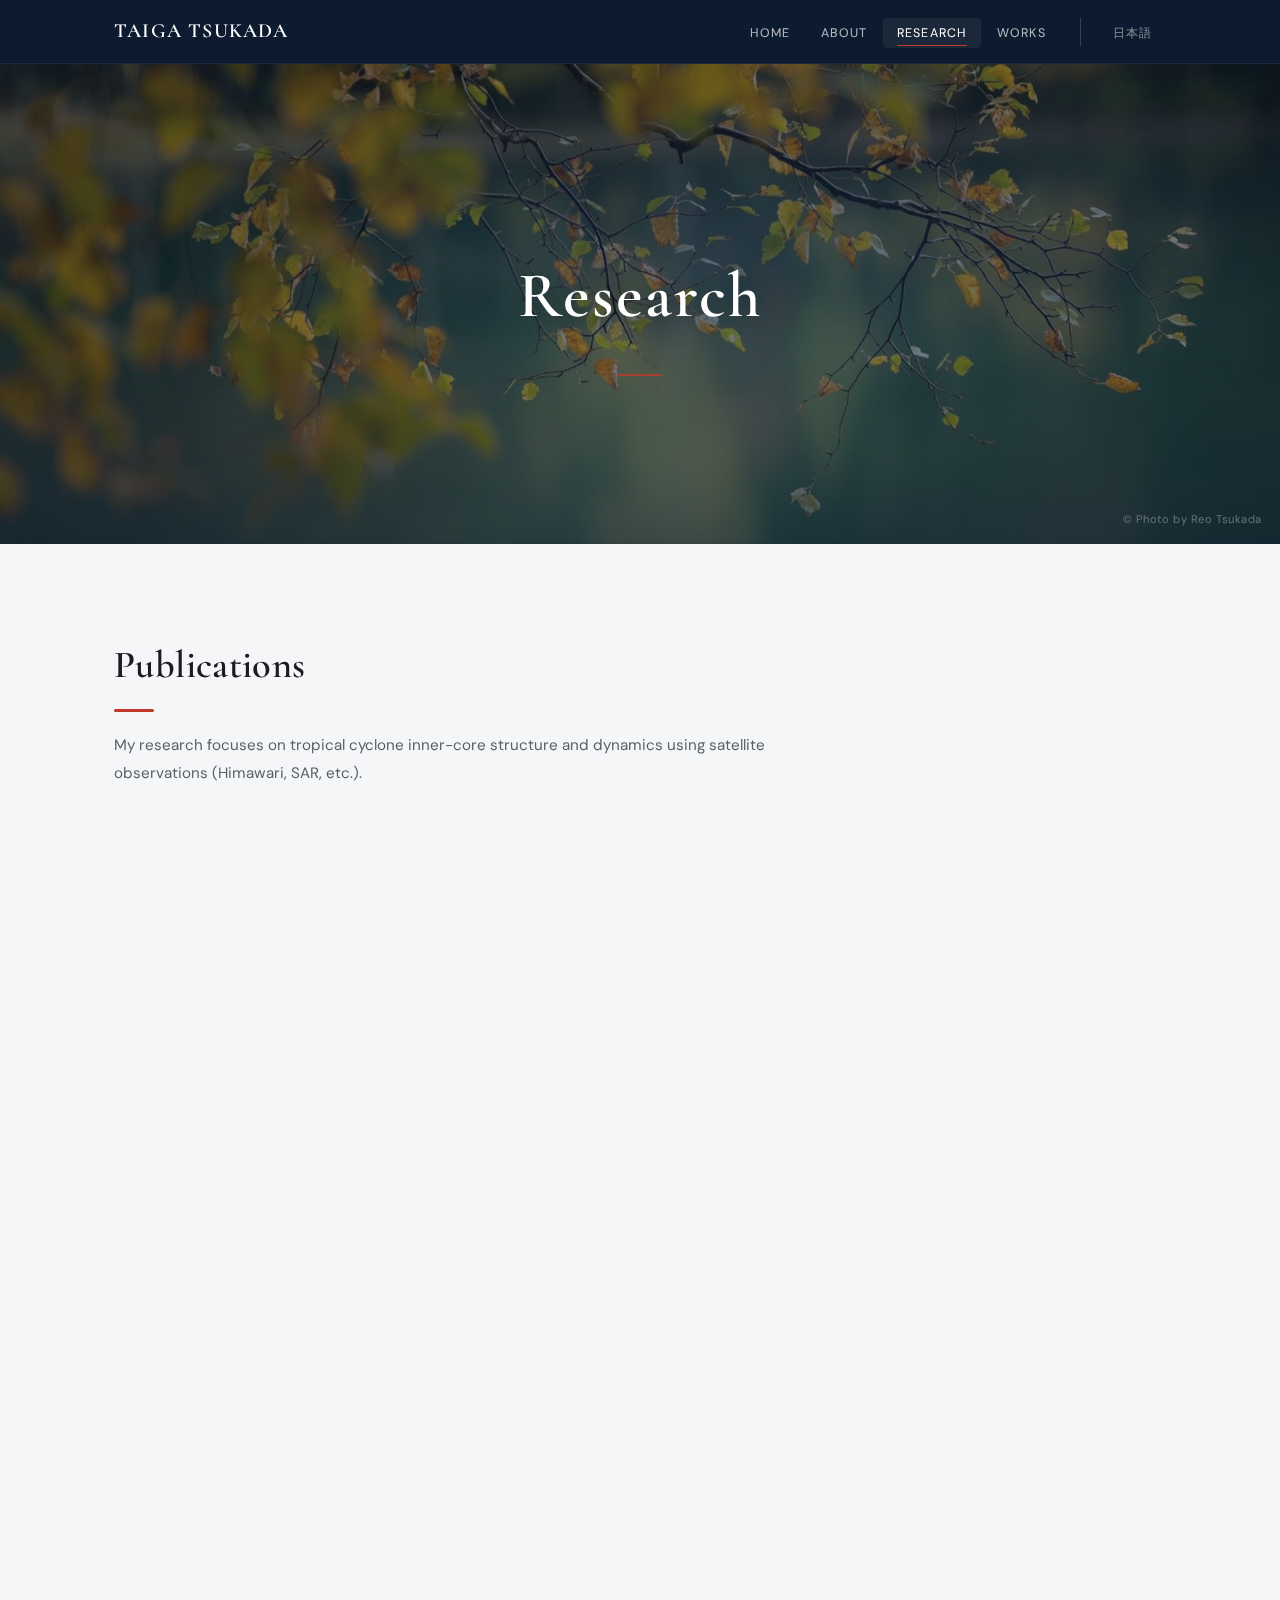
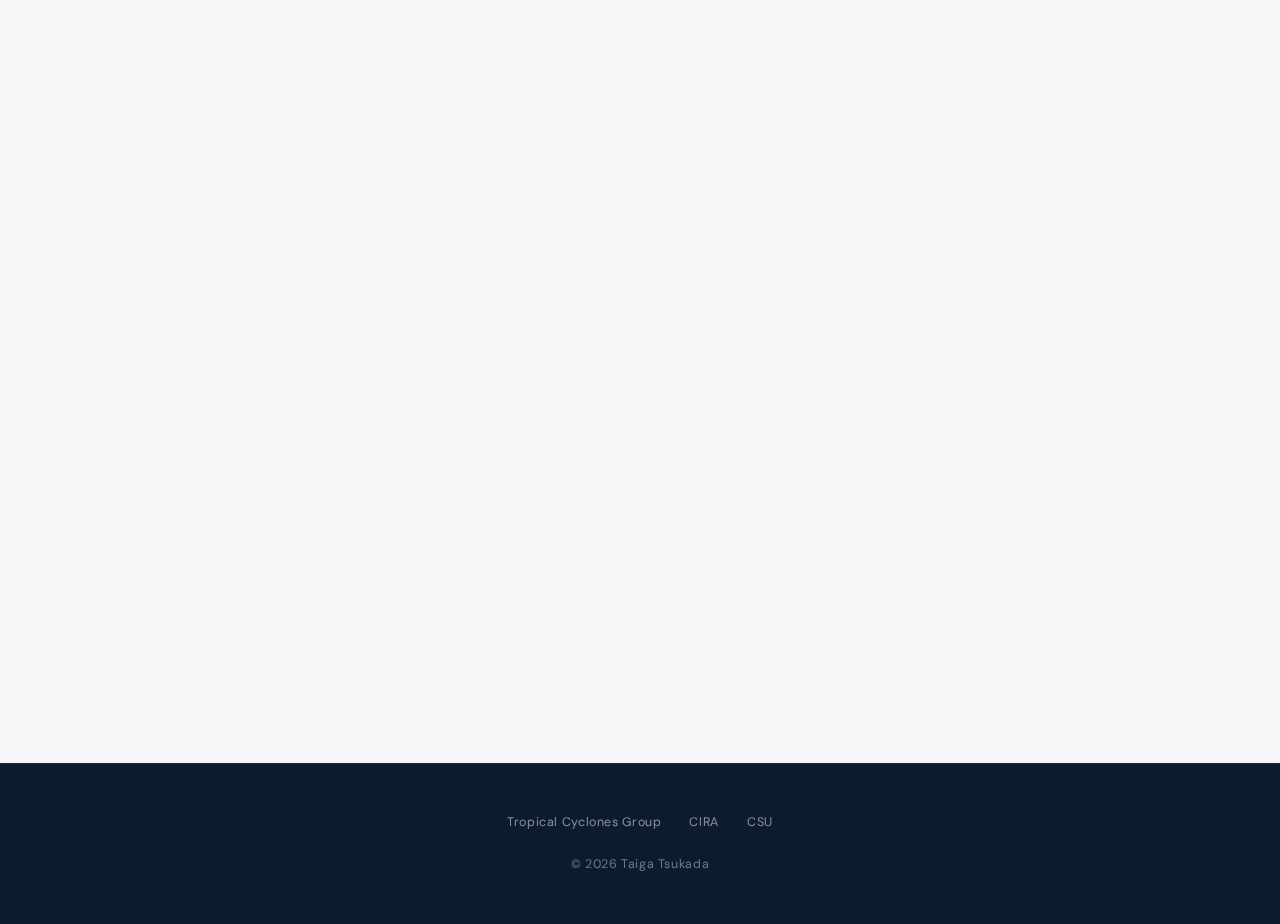
<file: research_en.html>
<!DOCTYPE html>
<html lang="en">
<head>
  <meta charset="UTF-8">
  <meta name="viewport" content="width=device-width, initial-scale=1.0">
  <title>TAIGA TSUKADA | Research</title>
  <meta name="description" content="Research themes and publications of Taiga Tsukada — tropical cyclone dynamics observed by satellites">
  <!-- Google Analytics -->
  <script async src="https://www.googletagmanager.com/gtag/js?id=G-JHEQ3C17WK"></script>
  <script>window.dataLayer=window.dataLayer||[];function gtag(){dataLayer.push(arguments);}gtag('js',new Date());gtag('config','G-JHEQ3C17WK');</script>
  <link rel="preconnect" href="https://fonts.googleapis.com">
  <link rel="preconnect" href="https://fonts.gstatic.com" crossorigin>
  <link rel="stylesheet" href="https://cdnjs.cloudflare.com/ajax/libs/font-awesome/6.5.0/css/all.min.css">
  <link rel="stylesheet" href="style.css">
  <link rel="icon" type="image/x-icon" href="images/favicon.png">
  <script src="main.js"></script>
</head>
<body>
<script>header("Research", "en")</script>

<main>
  <!-- ── Hero ── -->
  <section class="page-hero has-bg-img">
    <div class="hero-bg-slides">
      <div class="slide active" style="background-image:url('images/covers/cover7.jpg')"></div>
      <div class="slide" style="background-image:url('images/covers/cover8.jpg')"></div>
      <div class="slide" style="background-image:url('images/covers/cover9.jpg')"></div>
    </div>
    <div class="hero-overlay"></div>
    <div class="hero-content animate-in">
      <h1 class="hero-page-title">Research</h1>
    </div>
    <span class="photo-credit">&copy; Photo by Reo Tsukada</span>
  </section>

  <!-- ── Publications ── -->
  <section class="section research-section">
    <div class="container">

      <div class="research-intro reveal">
        <h2 class="section-title">Publications</h2>
        <div class="section-rule"></div>
        <p>
          My research focuses on tropical cyclone inner-core structure and dynamics
          using satellite observations (Himawari, SAR, etc.).
        </p>
      </div>

      <div class="research-cards">

        <!-- ════════════════════════════════════
             2026 — Lightning / Hurricane Dorian
             ════════════════════════════════════ -->
        <a class="research-card reveal"
           href="https://doi.org/10.1029/2025JD046243"
           target="_blank" rel="noopener">
          <div class="research-card-fig" data-initials="JGR">
            <img src="images/research/tsukada2026.png" alt="Hurricane Dorian lightning figure">           
            <span class="research-card-year">2026</span>
            <span class="research-card-journal">JGR: Atmospheres</span>
          </div>
          <div class="research-card-body">
            <p class="research-card-title">
              Lightning Outbreaks at the Mature Stage of Tropical Cyclone: Case Study for Hurricane Dorian (2019)
            </p>
            <p class="research-card-authors">
              <u>Tsukada, T.</u>, J. A. Knaff, S. D. Miller, P. Duran, and J. Martinez
            </p>
            <p class="research-card-citation">
              <i>Journal of Geophysical Research: Atmospheres</i>, 131, e2025JD046243
            </p>
            <div class="research-card-links">
              <span class="research-card-link"><i class="fas fa-external-link-alt"></i> DOI</span>
            </div>
          </div>
        </a>

        <!-- ════════════════════════════════════
             2026 — SAR / Tropical Cyclone
             ════════════════════════════════════ -->
        <a class="research-card reveal"
           href="https://doi.org/10.1016/j.rse.2025.115139"
           target="_blank" rel="noopener">
          <div class="research-card-fig" data-initials="RSE">
            <img src="images/research/mouche2026.png" alt="SAR Tropical Cyclone figure">
            <span class="research-card-year">2026</span>
            <span class="research-card-journal">Remote Sensing of Environment</span>
          </div>
          <div class="research-card-body">
            <p class="research-card-title">
              Fostering Tropical Cyclone Research and Applications with Synthetic Aperture Radar
            </p>
            <p class="research-card-authors">
              Mouche, A., …, <u>T. Tsukada</u>, et al.
            </p>
            <p class="research-card-citation">
              <i>Remote Sensing of Environment</i>, 333, 115139
            </p>
            <div class="research-card-links">
              <span class="research-card-link"><i class="fas fa-external-link-alt"></i> DOI</span>
            </div>
          </div>
        </a>

        <!-- ════════════════════════════════════
             2025 — SAR Mean Winds
             ════════════════════════════════════ -->
        <a class="research-card reveal"
           href="https://doi.org/10.1175/WAF-D-25-0059.1"
           target="_blank" rel="noopener">
          <div class="research-card-fig" data-initials="WAF">
            <img src="images/research/tsukada2025.png" alt="SAR mean winds figure">
            <span class="research-card-year">2025</span>
            <span class="research-card-journal">Weather and Forecasting</span>
          </div>
          <div class="research-card-body">
            <p class="research-card-title">
              Guidance for Estimating Mean Winds in Tropical Cyclones Using SAR-Derived Winds
            </p>
            <p class="research-card-authors">
              <u>Tsukada, T.</u>, J. A. Knaff, U. Shimada, A. Mouche, and S. D. Miller
            </p>
            <p class="research-card-citation">
              <i>Weather and Forecasting</i>, 40, 2699–2716
            </p>
            <div class="research-card-links">
              <span class="research-card-link"><i class="fas fa-external-link-alt"></i> DOI</span>
            </div>
          </div>
        </a>

        <!-- ════════════════════════════════════
             2025 — Satellite innovations
             ════════════════════════════════════ -->
        <a class="research-card reveal"
           href="https://doi.org/10.1016/j.jemets.2025.100011"
           target="_blank" rel="noopener">
          <div class="research-card-fig" data-initials="JEMS">
            <img src="images/research/velden2025.jpg" alt="Satellite innovations figure">
            <span class="research-card-year">2025</span>
            <span class="research-card-journal">J. European Meteorological Society</span>
          </div>
          <div class="research-card-body">
            <p class="research-card-title">
              Recent Innovations in Satellite-Based Applications and Their Impacts on Tropical Cyclone Analyses and Forecasts
            </p>
            <p class="research-card-authors">
              Velden, C., J. Knaff, …, <u>T. Tsukada</u>, et al.
            </p>
            <p class="research-card-citation">
              <i>Journal of the European Meteorological Society</i>, 2, 100011
            </p>
            <div class="research-card-links">
              <span class="research-card-link"><i class="fas fa-external-link-alt"></i> DOI</span>
            </div>
          </div>
        </a>

        <!-- ════════════════════════════════════
             2024 — AMV Eye Wind
             ════════════════════════════════════ -->
        <a class="research-card reveal"
           href="https://doi.org/10.1029/2023JD040585"
           target="_blank" rel="noopener">
          <div class="research-card-fig" data-initials="JGR">
            <img src="images/research/tsukada2024.jpg" alt="AMV eye wind figure">
            <span class="research-card-year">2024</span>
            <span class="research-card-journal">JGR: Atmospheres</span>
          </div>
          <div class="research-card-body">
            <p class="research-card-title">
              Wind Distribution in the Eye of Tropical Cyclone Revealed by a Novel Atmospheric Motion Vector Derivation
            </p>
            <p class="research-card-authors">
              <u>Tsukada, T.</u>, T. Horinouchi, and S. Tsujino
            </p>
            <p class="research-card-citation">
              <i>Journal of Geophysical Research: Atmospheres</i>, 129, e2023JD040585
            </p>
            <div class="research-card-links">
              <span class="research-card-link"><i class="fas fa-external-link-alt"></i> DOI</span>
            </div>
          </div>
        </a>

        <!-- ════════════════════════════════════
             2023 — Eye Radius / RMW
             ════════════════════════════════════ -->
        <a class="research-card reveal"
           href="https://doi.org/10.1175/MWR-D-22-0106.1"
           target="_blank" rel="noopener">
          <div class="research-card-fig" data-initials="MWR">
            <img src="images/research/tsukada2023.png" alt="Eye radius RMW figure">
            <span class="research-card-year">2023</span>
            <span class="research-card-journal">Monthly Weather Review</span>
          </div>
          <div class="research-card-body">
            <p class="research-card-title">
              Strong Relationship between Eye Radius and Radius of Maximum Wind of Tropical Cyclones
            </p>
            <p class="research-card-authors">
              <u>Tsukada, T.</u>, and T. Horinouchi
            </p>
            <p class="research-card-citation">
              <i>Monthly Weather Review</i>, 151(2), 569–588
            </p>
            <div class="research-card-links">
              <span class="research-card-link"><i class="fas fa-external-link-alt"></i> DOI</span>
            </div>
          </div>
        </a>

        <!-- ════════════════════════════════════
             2021 — Concentric Eyewall / Trami
             ════════════════════════════════════ -->
        <a class="research-card reveal"
           href="https://doi.org/10.1029/2020JD034434"
           target="_blank" rel="noopener">
          <div class="research-card-fig" data-initials="JGR">
            <img src="images/research/tsujino2021.png" alt="Trami concentric eyewall figure">
            <span class="research-card-year">2021</span>
            <span class="research-card-journal">JGR: Atmospheres</span>
          </div>
          <div class="research-card-body">
            <p class="research-card-title">
              Inner-Core Wind Field in a Concentric Eyewall Replacement of Typhoon Trami (2018)
            </p>
            <p class="research-card-authors">
              Tsujino, S., T. Horinouchi, <u>T. Tsukada</u>, H.-C. Kuo, H. Yamada, and K. Tsuboki
            </p>
            <p class="research-card-citation">
              <i>Journal of Geophysical Research: Atmospheres</i>, 126, e2020JD034434
            </p>
            <div class="research-card-links">
              <span class="research-card-link"><i class="fas fa-external-link-alt"></i> DOI</span>
            </div>
          </div>
        </a>

        <!-- ════════════════════════════════════
             2020 — Himawari-8 Tangential Winds
             ════════════════════════════════════ -->
        <a class="research-card reveal"
           href="https://doi.org/10.1029/2020GL087637"
           target="_blank" rel="noopener">
          <div class="research-card-fig" data-initials="GRL">
            <img src="images/research/tsukada2020.png" alt="Himawari-8 wind figure">
            <span class="research-card-year">2020</span>
            <span class="research-card-journal">Geophysical Research Letters</span>
          </div>
          <div class="research-card-body">
            <p class="research-card-title">
              Estimation of the Tangential Winds and Asymmetric Structures in Typhoon Inner Core Region Using Himawari-8
            </p>
            <p class="research-card-authors">
              <u>Tsukada, T.</u>, and T. Horinouchi
            </p>
            <p class="research-card-citation">
              <i>Geophysical Research Letters</i>, 47, e2020GL087637
            </p>
            <div class="research-card-links">
              <span class="research-card-link"><i class="fas fa-external-link-alt"></i> DOI</span>
            </div>
          </div>
        </a>

      </div><!-- /.research-cards -->
    </div>
  </section>
</main>

<script>footer("en")</script>
</body>
</html>
</file>
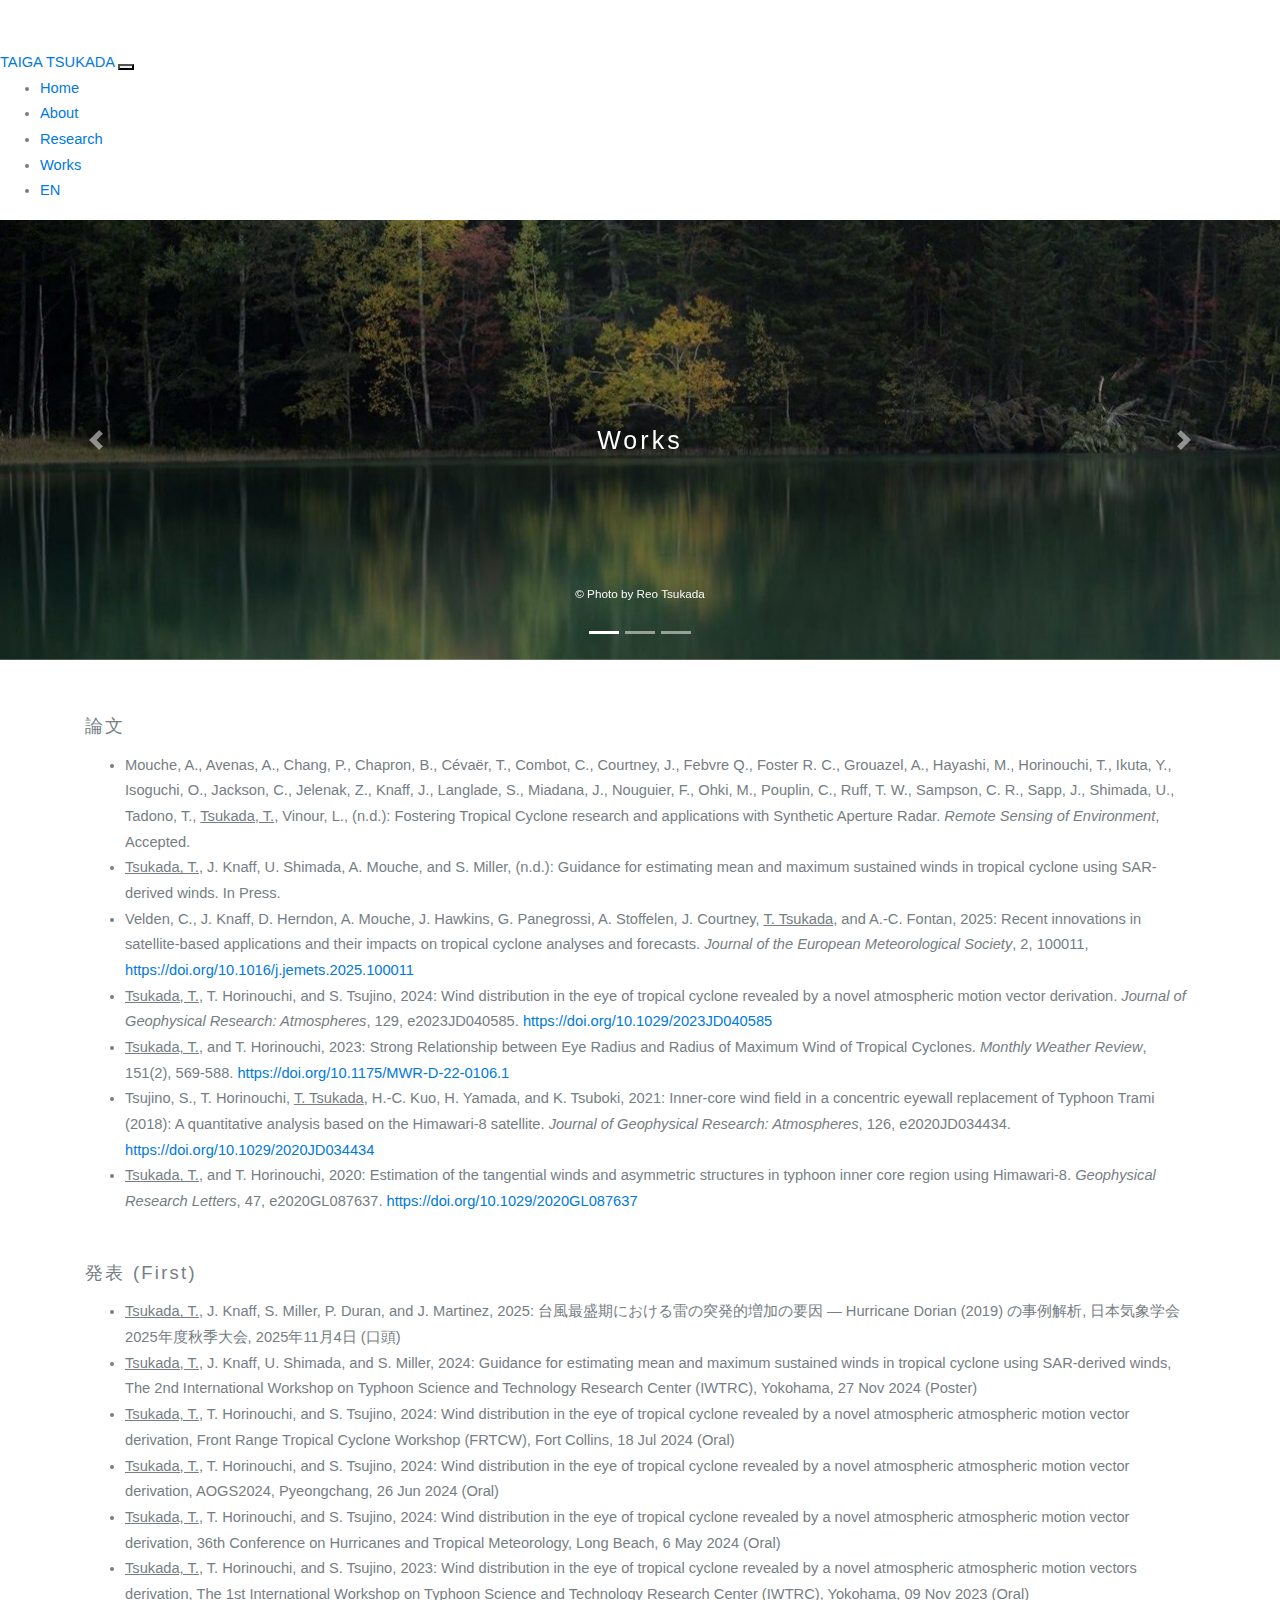
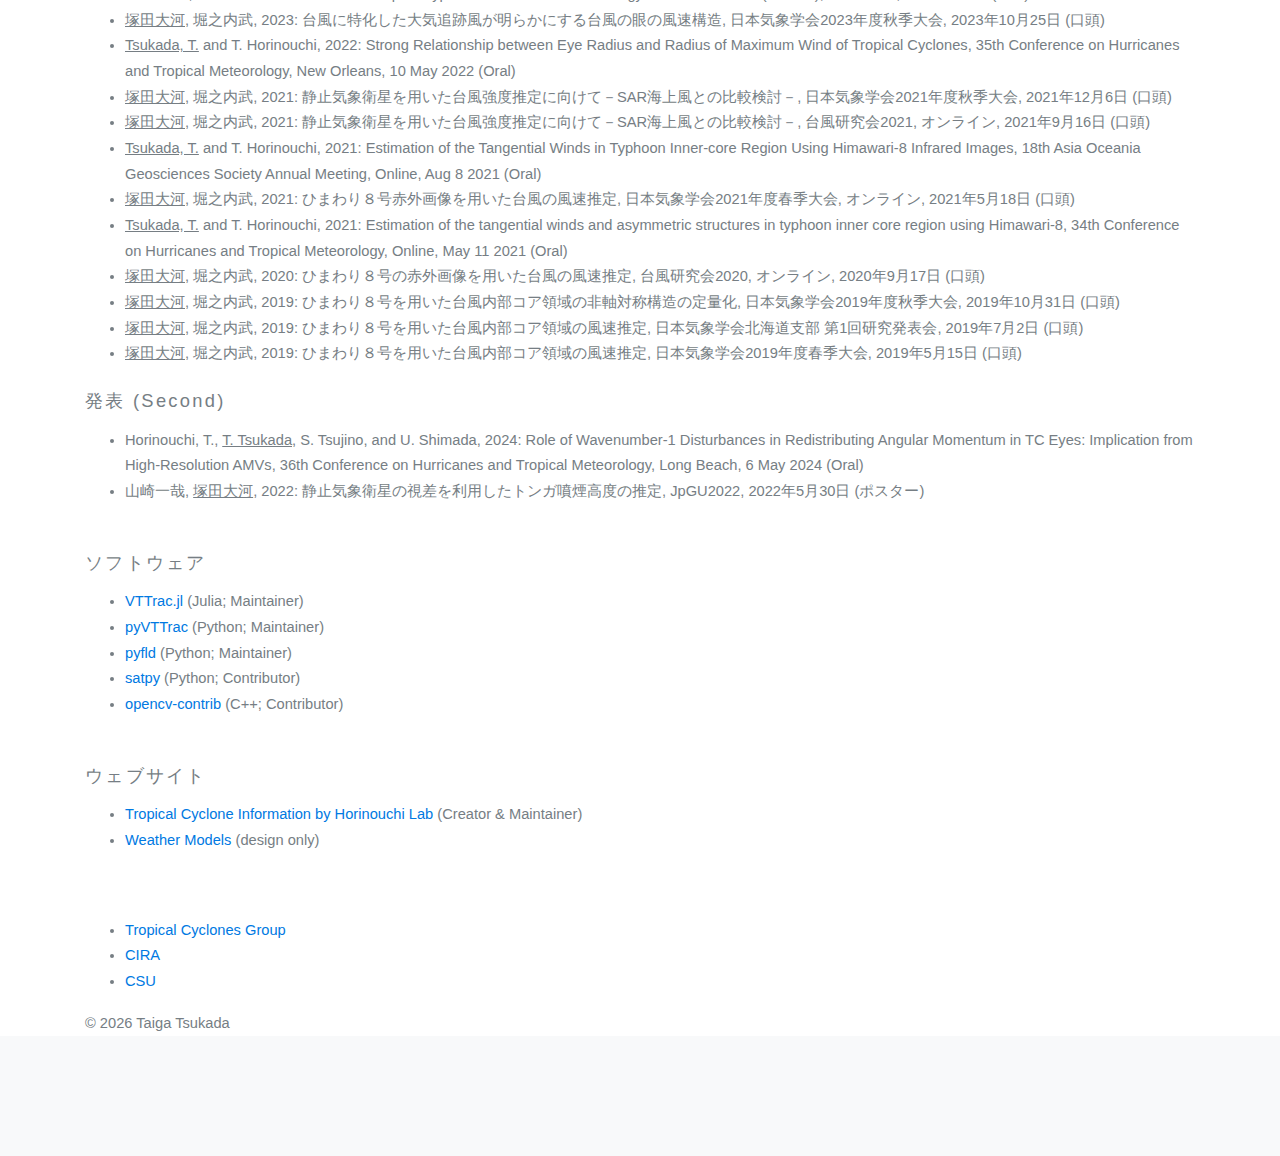
<file: works.html>
<!DOCTYPE html>
<html lang="jp">
<head>
    <meta charset="UTF-8">
    <meta name="viewport" content="width=device-width, initial-scale=1.0">
    <link rel="stylesheet" href="https://stackpath.bootstrapcdn.com/bootstrap/4.4.1/css/bootstrap.min.css" integrity="sha384-Vkoo8x4CGsO3+Hhxv8T/Q5PaXtkKtu6ug5TOeNV6gBiFeWPGFN9MuhOf23Q9Ifjh" crossorigin="anonymous">
    <script async src="https://www.googletagmanager.com/gtag/js?id=G-JHEQ3C17WK"></script>
    <script>window.dataLayer = window.dataLayer || [];function gtag(){dataLayer.push(arguments);}gtag('js', new Date());gtag('config', 'G-JHEQ3C17WK');</script>
    <script src="https://code.jquery.com/jquery-3.4.1.slim.min.js" integrity="sha384-J6qa4849blE2+poT4WnyKhv5vZF5SrPo0iEjwBvKU7imGFAV0wwj1yYfoRSJoZ+n" crossorigin="anonymous"></script>
    <script src="https://cdn.jsdelivr.net/npm/popper.js@1.16.0/dist/umd/popper.min.js" integrity="sha384-Q6E9RHvbIyZFJoft+2mJbHaEWldlvI9IOYy5n3zV9zzTtmI3UksdQRVvoxMfooAo" crossorigin="anonymous"></script>
    <script src="https://stackpath.bootstrapcdn.com/bootstrap/4.4.1/js/bootstrap.min.js" integrity="sha384-wfSDF2E50Y2D1uUdj0O3uMBJnjuUD4Ih7YwaYd1iqfktj0Uod8GCExl3Og8ifwB6" crossorigin="anonymous"></script>
    <link rel="stylesheet" href="https://use.fontawesome.com/releases/v5.13.0/css/all.css">
    <link rel="stylesheet" href="css/style.css">
    <script src="main.js"></script>
    <link rel="icon" type="image/x-icon" href="images/favicon.png">
    <title>TAIGA TSUKADA | Works</title>
</head>
<body>
    <script>header("Works", "jp")</script>
    <main>
        <div id="carousel-example-2" class="carousel slide carousel-fade z-depth-1-half" data-ride="carousel">
            <ol class="carousel-indicators">
                <li data-target="#carousel-example-2" data-slide-to="0" class="active"></li>
                <li data-target="#carousel-example-2" data-slide-to="1"></li>
                <li data-target="#carousel-example-2" data-slide-to="2"></li>
            </ol>
            <div class="carousel-inner" role="listbox">  
                <div class="carousel-item carousel-image-10 active"></div>
                <div class="carousel-item carousel-image-11"></div>
                <div class="carousel-item carousel-image-12"></div>
            </div>
            <!-- Display for big screen -->
            <div class="carousel-caption d-none d-sm-block">
                <h2 class="h2-responsive pt-5 mt-2">Works</h2>
            </div>
            <!-- Display for small screen -->
            <div class="carousel-caption d-sm-none">
                <h3 class="h3-responsive pt-5 mt-2">Works</h3>
            </div>
            <!-- Photo credit -->
            <span class="carousel-caption photo-credit">&copy; Photo by Reo Tsukada </span>

            <a class="carousel-control-prev" href="#carousel-example-2" role="button" data-slide="prev">
                <span class="carousel-control-prev-icon" aria-hidden="true"></span>
                <span class="sr-only">Previous</span>
            </a>
            <a class="carousel-control-next" href="#carousel-example-2" role="button" data-slide="next">
                <span class="carousel-control-next-icon" aria-hidden="true"></span>
                <span class="sr-only">Next</span>
            </a>
        </div>
        <div class="container">
            <div class="row py-5">
                <div class="col-12 a-break">
                    <h4>論文</h4>
                    <ul>
                        <li>Mouche, A., Avenas, A., Chang, P., Chapron, B., Cévaër, T., Combot, C., Courtney, J., Febvre Q., Foster R. C., Grouazel, A., Hayashi, M., Horinouchi, T., Ikuta, Y., Isoguchi, O., Jackson, C., Jelenak, Z., Knaff, J., Langlade, S., Miadana, J., Nouguier, F., Ohki, M., Pouplin, C., Ruff, T. W., Sampson, C. R., Sapp, J., Shimada, U., Tadono, T., <u>Tsukada, T.</u>, Vinour, L., (n.d.): Fostering Tropical Cyclone research and applications with Synthetic Aperture Radar. <i>Remote Sensing of Environment</i>, Accepted.</li>
                        <li><u>Tsukada, T.</u>, J. Knaff, U. Shimada, A. Mouche, and S. Miller, (n.d.): Guidance for estimating mean and maximum sustained winds in tropical cyclone using SAR-derived winds. In Press.</li>
                        <li>Velden, C., J. Knaff, D. Herndon, A. Mouche, J. Hawkins, G. Panegrossi, A. Stoffelen, J. Courtney, <u>T. Tsukada</u>, and A.-C. Fontan, 2025: Recent innovations in satellite-based applications and their impacts on tropical cyclone analyses and forecasts. <i>Journal of the European Meteorological Society</i>, 2, 100011, <a href="https://doi.org/10.1016/j.jemets.2025.100011">https://doi.org/10.1016/j.jemets.2025.100011</a></li>
                        <li><u>Tsukada, T.</u>, T. Horinouchi, and S. Tsujino, 2024: Wind distribution in the eye of tropical cyclone revealed by a novel atmospheric motion vector derivation. <i>Journal of Geophysical Research: Atmospheres</i>, 129, e2023JD040585. <a href="https://doi.org/10.1029/2023JD040585">https://doi.org/10.1029/2023JD040585</a></li>
                        <li><u>Tsukada, T.</u>, and T. Horinouchi, 2023: Strong Relationship between Eye Radius and Radius of Maximum Wind of Tropical Cyclones. <i>Monthly Weather Review</i>, 151(2), 569-588. <a href="https://doi.org/10.1175/MWR-D-22-0106.1">https://doi.org/10.1175/MWR-D-22-0106.1</a></li>
                        <li>Tsujino, S., T. Horinouchi, <u>T. Tsukada</u>, H.-C. Kuo, H. Yamada, and K. Tsuboki, 2021: Inner-core wind field in a concentric eyewall replacement of Typhoon Trami (2018): A quantitative analysis based on the Himawari-8 satellite. <i>Journal of Geophysical Research: Atmospheres</i>, 126, e2020JD034434. <a href="https://doi.org/10.1029/2020JD034434">https://doi.org/10.1029/2020JD034434</a></li>
                        <li><u>Tsukada, T.</u>, and T. Horinouchi, 2020: Estimation of the tangential winds and asymmetric structures in typhoon inner core region using Himawari-8. <i>Geophysical Research Letters</i>, 47, e2020GL087637. <a href="https://doi.org/10.1029/2020GL087637">https://doi.org/10.1029/2020GL087637</a></li>
                    </ul>
                </div>
                <div class="col-12 mt-4">
                    <h4>発表 (First)</h4>
                    <ul>
                        <li><u>Tsukada, T.</u>, J. Knaff, S. Miller, P. Duran, and J. Martinez, 2025: 台風最盛期における雷の突発的増加の要因 ― Hurricane Dorian (2019) の事例解析, 日本気象学会2025年度秋季大会, 2025年11月4日 (口頭)</li>
                        <li><u>Tsukada, T.</u>, J. Knaff, U. Shimada, and S. Miller, 2024: Guidance for estimating mean and maximum sustained winds in tropical cyclone using SAR-derived winds, The 2nd International Workshop on Typhoon Science and Technology Research Center (IWTRC), Yokohama, 27 Nov 2024 (Poster)</li>
                        <li><u>Tsukada, T.</u>, T. Horinouchi, and S. Tsujino, 2024: Wind distribution in the eye of tropical cyclone revealed by a novel atmospheric atmospheric motion vector derivation, Front Range Tropical Cyclone Workshop (FRTCW), Fort Collins, 18 Jul 2024 (Oral)</li>
                        <li><u>Tsukada, T.</u>, T. Horinouchi, and S. Tsujino, 2024: Wind distribution in the eye of tropical cyclone revealed by a novel atmospheric atmospheric motion vector derivation, AOGS2024, Pyeongchang, 26 Jun 2024 (Oral)</li>
                        <li><u>Tsukada, T.</u>, T. Horinouchi, and S. Tsujino, 2024: Wind distribution in the eye of tropical cyclone revealed by a novel atmospheric atmospheric motion vector derivation, 36th Conference on Hurricanes and Tropical Meteorology, Long Beach, 6 May 2024 (Oral)</li>
                        <li><u>Tsukada, T.</u>, T. Horinouchi, and S. Tsujino, 2023: Wind distribution in the eye of tropical cyclone revealed by a novel atmospheric atmospheric motion vectors derivation, The 1st International Workshop on Typhoon Science and Technology Research Center (IWTRC)</a>, Yokohama, 09 Nov 2023 (Oral)</li>
                        <li><u>塚田大河</u>, 堀之内武, 2023: 台風に特化した大気追跡風が明らかにする台風の眼の風速構造, 日本気象学会2023年度秋季大会, 2023年10月25日 (口頭)</li>
                        <li><u>Tsukada, T.</u> and T. Horinouchi, 2022: Strong Relationship between Eye Radius and Radius of Maximum Wind of Tropical Cyclones, 35th Conference on Hurricanes and Tropical Meteorology, New Orleans, 10 May 2022 (Oral)</li>
                        <li><u>塚田大河</u>, 堀之内武, 2021: 静止気象衛星を用いた台風強度推定に向けて－SAR海上風との比較検討－, 日本気象学会2021年度秋季大会, 2021年12月6日 (口頭)</li>
                        <li><u>塚田大河</u>, 堀之内武, 2021: 静止気象衛星を用いた台風強度推定に向けて－SAR海上風との比較検討－, 台風研究会2021, オンライン, 2021年9月16日 (口頭)</li>
                        <li><u>Tsukada, T.</u> and T. Horinouchi, 2021: Estimation of the Tangential Winds in Typhoon Inner-core Region Using Himawari‐8 Infrared Images, 18th Asia Oceania Geosciences Society Annual Meeting, Online, Aug 8 2021 (Oral)</li>
                        <li><u>塚田大河</u>, 堀之内武, 2021: ひまわり８号赤外画像を用いた台風の風速推定, 日本気象学会2021年度春季大会, オンライン, 2021年5月18日 (口頭)</li>
                        <li><u>Tsukada, T.</u> and T. Horinouchi, 2021: Estimation of the tangential winds and asymmetric structures in typhoon inner core region using Himawari-8, 34th Conference on Hurricanes and Tropical Meteorology, Online, May 11 2021 (Oral)</li>
                        <li><u>塚田大河</u>, 堀之内武, 2020: ひまわり８号の赤外画像を用いた台風の風速推定, 台風研究会2020, オンライン, 2020年9月17日 (口頭)</li>
                        <li><u>塚田大河</u>, 堀之内武, 2019: ひまわり８号を用いた台風内部コア領域の非軸対称構造の定量化, 日本気象学会2019年度秋季大会, 2019年10月31日 (口頭)</li>
                        <li><u>塚田大河</u>, 堀之内武, 2019: ひまわり８号を用いた台風内部コア領域の風速推定, 日本気象学会北海道支部 第1回研究発表会, 2019年7月2日 (口頭)</li>
                        <li><u>塚田大河</u>, 堀之内武, 2019: ひまわり８号を用いた台風内部コア領域の風速推定, 日本気象学会2019年度春季大会, 2019年5月15日 (口頭)</li>
                    </ul>
                    <h4>発表 (Second)</h4>
                    <ul>
                        <li>Horinouchi, T., <u>T. Tsukada</u>, S. Tsujino, and U. Shimada, 2024: Role of Wavenumber-1 Disturbances in Redistributing Angular Momentum in TC Eyes: Implication from High-Resolution AMVs, 36th Conference on Hurricanes and Tropical Meteorology, Long Beach, 6 May 2024 (Oral)</li>
                        <li>山崎一哉, <u>塚田大河</u>, 2022: 静止気象衛星の視差を利用したトンガ噴煙高度の推定, JpGU2022, 2022年5月30日 (ポスター)</li>
                    </ul>
                </div>
                <div class="col-12 mt-4">
                    <h4>ソフトウェア</h4>
                    <ul>
                        <li><a href="https://github.com/tsukada-cs/VTTrac.jl">VTTrac.jl</a> (Julia; Maintainer)</li>
                        <li><a href="https://github.com/tsukada-cs/pyVTTrac">pyVTTrac</a> (Python; Maintainer)</li>
                        <li><a href="https://github.com/tsukada-cs/pyfld">pyfld</a> (Python; Maintainer)</li>
                        <li><a href="https://github.com/pytroll/satpy">satpy</a> (Python; Contributor)</li>
                        <li><a href="https://github.com/opencv/opencv_contrib">opencv-contrib</a> (C++; Contributor)</li>
                    </ul>
                </div>
                <div class="col-12 mt-4">
                    <h4>ウェブサイト</h4>
                    <ul>
                        <li><a href="http://wwwoa.ees.hokudai.ac.jp/people/horinouchi-lab/TC/">Tropical Cyclone Information by Horinouchi Lab</a> (Creator & Maintainer)</li>
                        <li><a href="https://weather-models.info/">Weather Models</a> (design only)</li>
                    </ul>
                </div>
            </div>
        </div>
    </main>
    <script>footer(lang="jp")</script>
    <script>preload()</script>
</body>
</html>
</file>
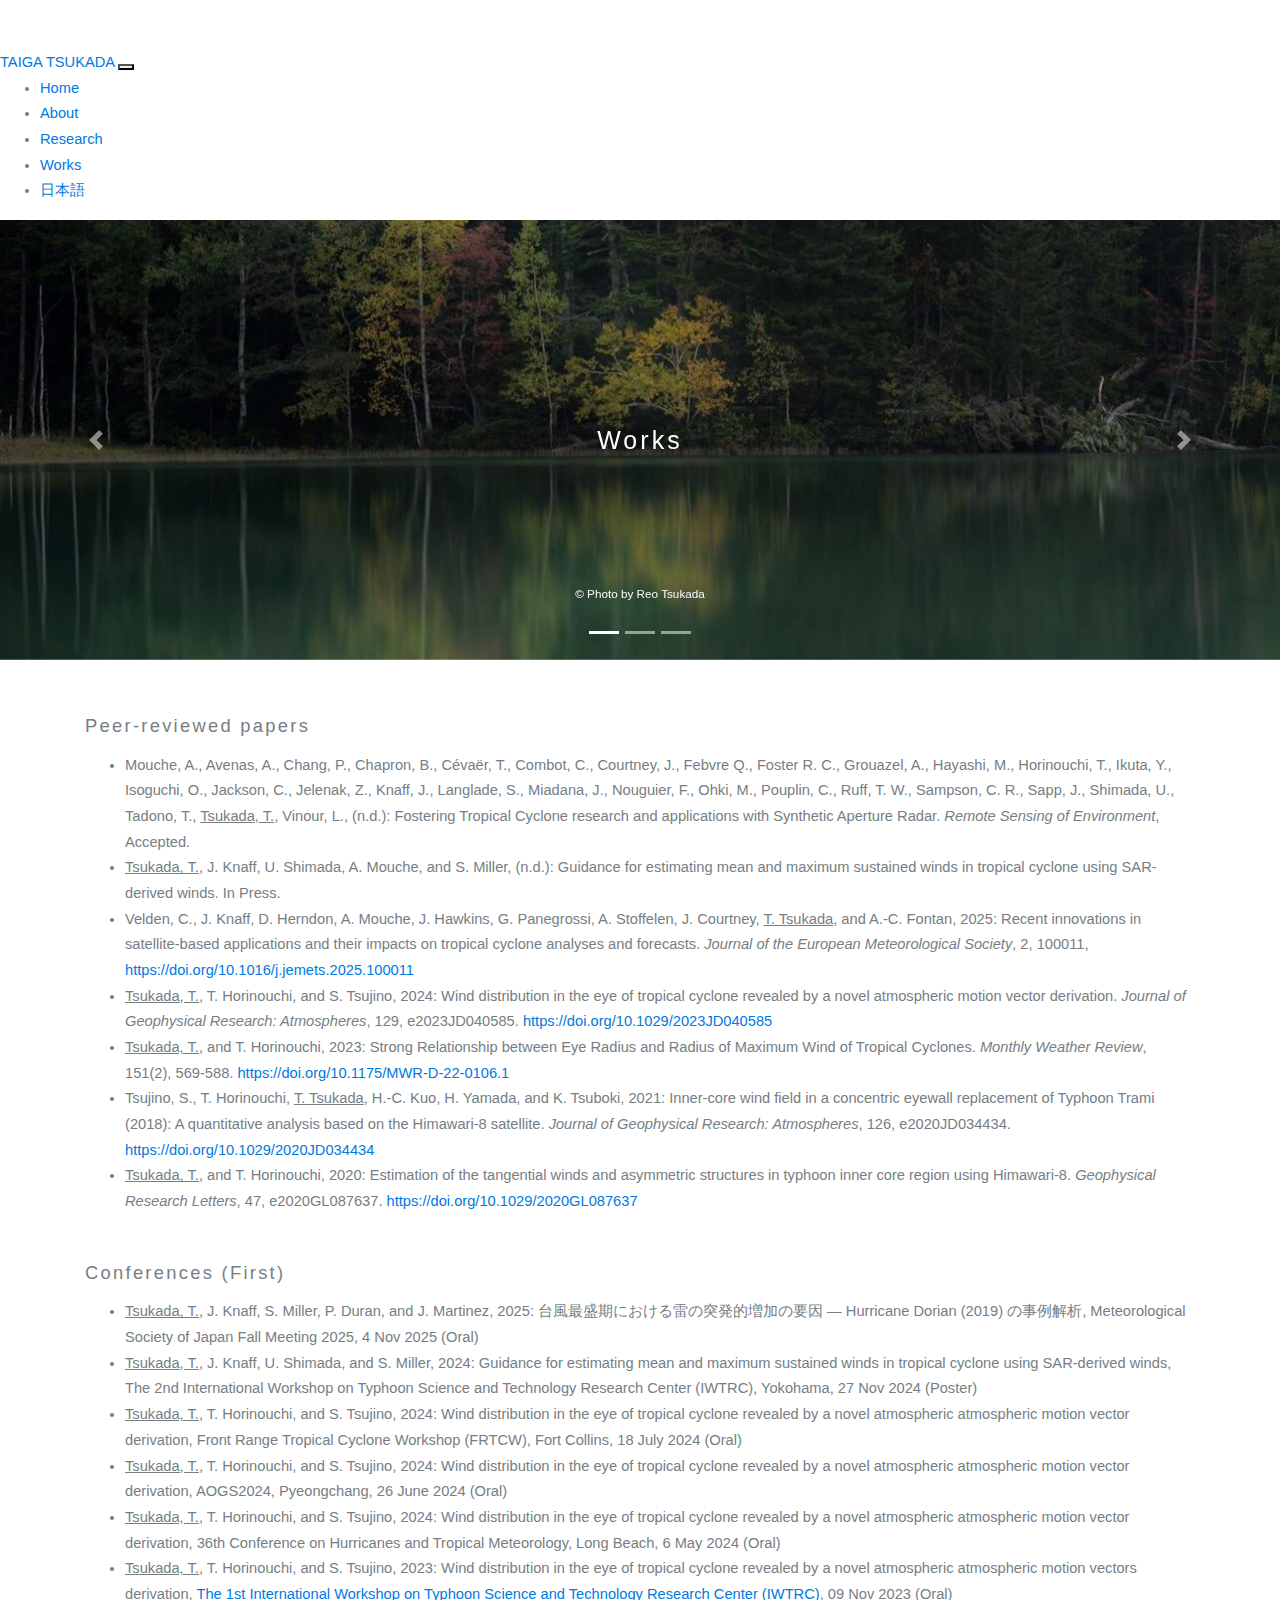
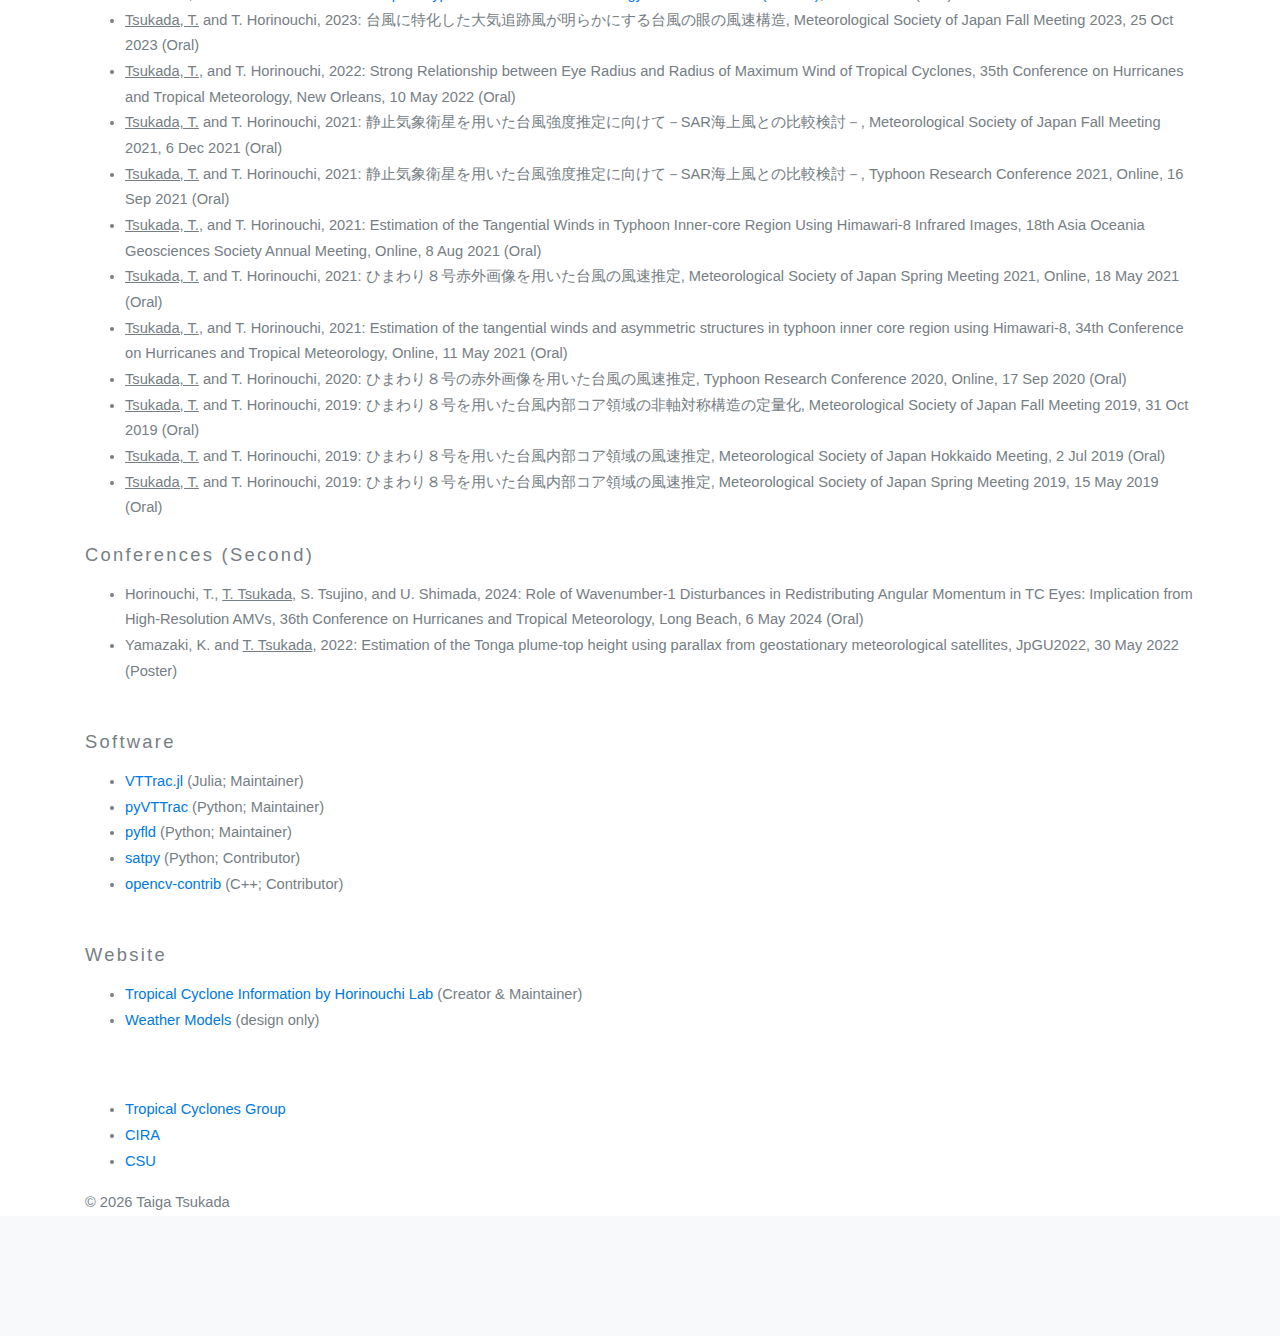
<file: works_en.html>
<!DOCTYPE html>
<html lang="en">
<head>
    <meta charset="UTF-8">
    <meta name="viewport" content="width=device-width, initial-scale=1.0">
    <link rel="stylesheet" href="https://stackpath.bootstrapcdn.com/bootstrap/4.4.1/css/bootstrap.min.css" integrity="sha384-Vkoo8x4CGsO3+Hhxv8T/Q5PaXtkKtu6ug5TOeNV6gBiFeWPGFN9MuhOf23Q9Ifjh" crossorigin="anonymous">
    <script async src="https://www.googletagmanager.com/gtag/js?id=G-JHEQ3C17WK"></script>
    <script>window.dataLayer = window.dataLayer || [];function gtag(){dataLayer.push(arguments);}gtag('js', new Date());gtag('config', 'G-JHEQ3C17WK');</script>
    <script src="https://code.jquery.com/jquery-3.4.1.slim.min.js" integrity="sha384-J6qa4849blE2+poT4WnyKhv5vZF5SrPo0iEjwBvKU7imGFAV0wwj1yYfoRSJoZ+n" crossorigin="anonymous"></script>
    <script src="https://cdn.jsdelivr.net/npm/popper.js@1.16.0/dist/umd/popper.min.js" integrity="sha384-Q6E9RHvbIyZFJoft+2mJbHaEWldlvI9IOYy5n3zV9zzTtmI3UksdQRVvoxMfooAo" crossorigin="anonymous"></script>
    <script src="https://stackpath.bootstrapcdn.com/bootstrap/4.4.1/js/bootstrap.min.js" integrity="sha384-wfSDF2E50Y2D1uUdj0O3uMBJnjuUD4Ih7YwaYd1iqfktj0Uod8GCExl3Og8ifwB6" crossorigin="anonymous"></script>
    <link rel="stylesheet" href="https://use.fontawesome.com/releases/v5.13.0/css/all.css">
    <link rel="stylesheet" href="css/style.css">
    <script src="main.js"></script>
    <link rel="icon" type="image/x-icon" href="images/favicon.png">
    <title>TAIGA TSUKADA | Works</title>
</head>
<body>
    <script>header("Works", "en")</script>
    <main>
        <div id="carousel-example-2" class="carousel slide carousel-fade z-depth-1-half" data-ride="carousel">
            <ol class="carousel-indicators">
                <li data-target="#carousel-example-2" data-slide-to="0" class="active"></li>
                <li data-target="#carousel-example-2" data-slide-to="1"></li>
                <li data-target="#carousel-example-2" data-slide-to="2"></li>
            </ol>
            <div class="carousel-inner" role="listbox">  
                <div class="carousel-item carousel-image-10 active"></div>
                <div class="carousel-item carousel-image-11"></div>
                <div class="carousel-item carousel-image-12"></div>
            </div>
            <!-- Display for big screen -->
            <div class="carousel-caption d-none d-sm-block">
                <h2 class="h2-responsive pt-5 mt-2">Works</h2>
            </div>
            <!-- Display for small screen -->
            <div class="carousel-caption d-sm-none">
                <h3 class="h3-responsive pt-5 mt-2">Works</h3>
            </div>
            <!-- Photo credit -->
            <span class="carousel-caption photo-credit">&copy; Photo by Reo Tsukada </span>

            <a class="carousel-control-prev" href="#carousel-example-2" role="button" data-slide="prev">
                <span class="carousel-control-prev-icon" aria-hidden="true"></span>
                <span class="sr-only">Previous</span>
            </a>
            <a class="carousel-control-next" href="#carousel-example-2" role="button" data-slide="next">
                <span class="carousel-control-next-icon" aria-hidden="true"></span>
                <span class="sr-only">Next</span>
            </a>
        </div>
        <div class="container">
            <div class="row py-5">
                <div class="col-12 a-break">
                    <h4>Peer-reviewed papers</h4>
                    <ul>
                        <li>Mouche, A., Avenas, A., Chang, P., Chapron, B., Cévaër, T., Combot, C., Courtney, J., Febvre Q., Foster R. C., Grouazel, A., Hayashi, M., Horinouchi, T., Ikuta, Y., Isoguchi, O., Jackson, C., Jelenak, Z., Knaff, J., Langlade, S., Miadana, J., Nouguier, F., Ohki, M., Pouplin, C., Ruff, T. W., Sampson, C. R., Sapp, J., Shimada, U., Tadono, T., <u>Tsukada, T.</u>, Vinour, L., (n.d.): Fostering Tropical Cyclone research and applications with Synthetic Aperture Radar. <i>Remote Sensing of Environment</i>, Accepted.</li>
                        <li><u>Tsukada, T.</u>, J. Knaff, U. Shimada, A. Mouche, and S. Miller, (n.d.): Guidance for estimating mean and maximum sustained winds in tropical cyclone using SAR-derived winds. In Press.</li>
                        <li>Velden, C., J. Knaff, D. Herndon, A. Mouche, J. Hawkins, G. Panegrossi, A. Stoffelen, J. Courtney, <u>T. Tsukada</u>, and A.-C. Fontan, 2025: Recent innovations in satellite-based applications and their impacts on tropical cyclone analyses and forecasts. <i>Journal of the European Meteorological Society</i>, 2, 100011, <a href="https://doi.org/10.1016/j.jemets.2025.100011">https://doi.org/10.1016/j.jemets.2025.100011</a></li>
                        <li><u>Tsukada, T.</u>, T. Horinouchi, and S. Tsujino, 2024: Wind distribution in the eye of tropical cyclone revealed by a novel atmospheric motion vector derivation. <i>Journal of Geophysical Research: Atmospheres</i>, 129, e2023JD040585. <a href="https://doi.org/10.1029/2023JD040585">https://doi.org/10.1029/2023JD040585</a></li>
                        <li><u>Tsukada, T.</u>, and T. Horinouchi, 2023: Strong Relationship between Eye Radius and Radius of Maximum Wind of Tropical Cyclones. <i>Monthly Weather Review</i>, 151(2), 569-588. <a href="https://doi.org/10.1175/MWR-D-22-0106.1">https://doi.org/10.1175/MWR-D-22-0106.1</a></li>
                        <li>Tsujino, S., T. Horinouchi, <u>T. Tsukada</u>, H.-C. Kuo, H. Yamada, and K. Tsuboki, 2021: Inner-core wind field in a concentric eyewall replacement of Typhoon Trami (2018): A quantitative analysis based on the Himawari-8 satellite. <i>Journal of Geophysical Research: Atmospheres</i>, 126, e2020JD034434. <a href="https://doi.org/10.1029/2020JD034434">https://doi.org/10.1029/2020JD034434</a></li>
                        <li><u>Tsukada, T.</u>, and T. Horinouchi, 2020: Estimation of the tangential winds and asymmetric structures in typhoon inner core region using Himawari-8. <i>Geophysical Research Letters</i>, 47, e2020GL087637. <a href="https://doi.org/10.1029/2020GL087637">https://doi.org/10.1029/2020GL087637</a></li>
                    </ul>
                </div>
                <div class="col-12 mt-4">
                    <h4>Conferences (First)</h4>
                    <ul>
                        <li><u>Tsukada, T.</u>, J. Knaff, S. Miller, P. Duran, and J. Martinez, 2025: 台風最盛期における雷の突発的増加の要因 ― Hurricane Dorian (2019) の事例解析, Meteorological Society of Japan Fall Meeting 2025, 4 Nov 2025 (Oral)</li>
                        <li><u>Tsukada, T.</u>, J. Knaff, U. Shimada, and S. Miller, 2024: Guidance for estimating mean and maximum sustained winds in tropical cyclone using SAR-derived winds, The 2nd International Workshop on Typhoon Science and Technology Research Center (IWTRC), Yokohama, 27 Nov 2024 (Poster)</li>
                        <li><u>Tsukada, T.</u>, T. Horinouchi, and S. Tsujino, 2024: Wind distribution in the eye of tropical cyclone revealed by a novel atmospheric atmospheric motion vector derivation, Front Range Tropical Cyclone Workshop (FRTCW), Fort Collins, 18 July 2024 (Oral)</li>
                        <li><u>Tsukada, T.</u>, T. Horinouchi, and S. Tsujino, 2024: Wind distribution in the eye of tropical cyclone revealed by a novel atmospheric atmospheric motion vector derivation, AOGS2024, Pyeongchang, 26 June 2024 (Oral)</li>
                        <li><u>Tsukada, T.</u>, T. Horinouchi, and S. Tsujino, 2024: Wind distribution in the eye of tropical cyclone revealed by a novel atmospheric atmospheric motion vector derivation, 36th Conference on Hurricanes and Tropical Meteorology, Long Beach, 6 May 2024 (Oral)</li>
                        <li><u>Tsukada, T.</u>, T. Horinouchi, and S. Tsujino, 2023: Wind distribution in the eye of tropical cyclone revealed by a novel atmospheric atmospheric motion vectors derivation, <a href="https://trc.ynu.ac.jp/IWTRC/">The 1st International Workshop on Typhoon Science and Technology Research Center (IWTRC)</a>, 09 Nov 2023 (Oral)</li>
                        <li><u>Tsukada, T.</u> and T. Horinouchi, 2023: 台風に特化した大気追跡風が明らかにする台風の眼の風速構造, Meteorological Society of Japan Fall Meeting 2023, 25 Oct 2023 (Oral)</li>
                        <li><u>Tsukada, T.</u>, and T. Horinouchi, 2022: Strong Relationship between Eye Radius and Radius of Maximum Wind of Tropical Cyclones, 35th Conference on Hurricanes and Tropical Meteorology, New Orleans, 10 May 2022 (Oral)</li>
                        <li><u>Tsukada, T.</u> and T. Horinouchi, 2021: 静止気象衛星を用いた台風強度推定に向けて－SAR海上風との比較検討－, Meteorological Society of Japan Fall Meeting 2021, 6 Dec 2021 (Oral)</li>
                        <li><u>Tsukada, T.</u> and T. Horinouchi, 2021: 静止気象衛星を用いた台風強度推定に向けて－SAR海上風との比較検討－, Typhoon Research Conference 2021, Online, 16 Sep 2021 (Oral)</li>
                        <li><u>Tsukada, T.</u>, and T. Horinouchi, 2021: Estimation of the Tangential Winds in Typhoon Inner-core Region Using Himawari-8 Infrared Images, 18th Asia Oceania Geosciences Society Annual Meeting, Online, 8 Aug 2021 (Oral)</li>
                        <li><u>Tsukada, T.</u> and T. Horinouchi, 2021: ひまわり８号赤外画像を用いた台風の風速推定, Meteorological Society of Japan Spring Meeting 2021, Online, 18 May 2021 (Oral)</li>
                        <li><u>Tsukada, T.</u>, and T. Horinouchi, 2021: Estimation of the tangential winds and asymmetric structures in typhoon inner core region using Himawari-8, 34th Conference on Hurricanes and Tropical Meteorology, Online, 11 May 2021 (Oral)</li>
                        <li><u>Tsukada, T.</u> and T. Horinouchi, 2020: ひまわり８号の赤外画像を用いた台風の風速推定, Typhoon Research Conference 2020, Online, 17 Sep 2020 (Oral)</li>
                        <li><u>Tsukada, T.</u> and T. Horinouchi, 2019: ひまわり８号を用いた台風内部コア領域の非軸対称構造の定量化, Meteorological Society of Japan Fall Meeting 2019, 31 Oct 2019 (Oral)</li>
                        <li><u>Tsukada, T.</u> and T. Horinouchi, 2019: ひまわり８号を用いた台風内部コア領域の風速推定, Meteorological Society of Japan Hokkaido Meeting, 2 Jul 2019 (Oral)</li>
                        <li><u>Tsukada, T.</u> and T. Horinouchi, 2019: ひまわり８号を用いた台風内部コア領域の風速推定, Meteorological Society of Japan Spring Meeting 2019, 15 May 2019 (Oral)</li>
                    </ul>
                    <h4>Conferences (Second)</h4>
                    <ul>
                        <li>Horinouchi, T., <u>T. Tsukada</u>, S. Tsujino, and U. Shimada, 2024: Role of Wavenumber-1 Disturbances in Redistributing Angular Momentum in TC Eyes: Implication from High-Resolution AMVs, 36th Conference on Hurricanes and Tropical Meteorology, Long Beach, 6 May 2024 (Oral)</li>
                        <li>Yamazaki, K. and <u>T. Tsukada</u>, 2022: Estimation of the Tonga plume-top height using parallax from geostationary meteorological satellites, JpGU2022, 30 May 2022 (Poster)</li>
                    </ul>
                </div>
                <div class="col-12 mt-4">
                    <h4>Software</h4>
                    <ul>
                        <li><a href="https://github.com/tsukada-cs/VTTrac.jl">VTTrac.jl</a> (Julia; Maintainer)</li>
                        <li><a href="https://github.com/tsukada-cs/pyVTTrac">pyVTTrac</a> (Python; Maintainer)</li>
                        <li><a href="https://github.com/tsukada-cs/pyfld">pyfld</a> (Python; Maintainer)</li>
                        <li><a href="https://github.com/pytroll/satpy">satpy</a> (Python; Contributor)</li>
                        <li><a href="https://github.com/opencv/opencv_contrib">opencv-contrib</a> (C++; Contributor)</li>
                    </ul>
                </div>
                <div class="col-12 mt-4">
                    <h4>Website</h4>
                    <ul>
                        <li><a href="http://wwwoa.ees.hokudai.ac.jp/people/horinouchi-lab/TC/index_en.html">Tropical Cyclone Information by Horinouchi Lab</a> (Creator & Maintainer)</li>
                        <li><a href="https://weather-models.info/">Weather Models</a> (design only)</li>
                    </ul>
                </div>
            </div>
        </div>
    </main>
    <script>footer(lang="en")</script>
    <script>preload()</script>
</body>
</html>
</file>
<file: css/style.css>
html {
  background-color: rgb(248, 249, 250);
  position: relative;
  min-height: 100%;
}

body, input, select, textarea {
  background-color: #fff;
  color: #767e84;
  font-family: "SourceHanSansJP", "ヒラギノ角ゴ ProN W3", "Hiragino Kaku Gothic ProN", "メイリオ", Meiryo, sans-serif;
  font-size: 11pt;
  font-weight: 300;
  line-height: 1.75em;
}

body {
  padding-top: 50px;
  background: #fff;
  -webkit-font-smoothing: antialiased;
  -moz-osx-font-smoothing: grayscale;
  margin-bottom: 120px;
}

p {
  display: block;
  margin-block-start: 1em;
  margin-block-end: 1em;
  margin-inline-start: 0px;
  margin-inline-end: 0px;
}

a {
  color: rgb(0, 121, 226);
  text-decoration: none;
  transition: color .2s;
}

h1, h2, h3, h4, h5, h6 {
  letter-spacing: 0.125em;
}

h2 {
  font-size: 1.7em;
  line-height: 2em;
}

h3 {
  font-size: 1.5em;
  line-height: 2em;
}

h4 {
  font-size: 1.25em;
  line-height: 2em;
}

h5 {
  font-size: 1.2em;
}

.title {
  height: 20em;
}

.dropdown-item img {
  width: auto;
  height: 1.75em;
}

.flag-image {
  border-radius: 2px;
}

.flag-image-japan {
  border-radius: 2px;
  border-color: gainsboro;
  border-style: solid;
  border-width: thin;
}

.name {
  color: #4f5458;
  font-size: 20px;
  margin-right: 16px;
  padding: 0.5px 0;
}

.name:hover {
  text-decoration: none;
  color: #4f5458;
}

.carousel-item {
  height: 30em;
  position: relative;  
}

.carousel-image-1 {
  background-image: url("../images/covers/cover1.JPG");
  background-size: cover;
  background-position: center center; /* 画像中のどこを中心とするか */
  position: relative;
}

.carousel-image-2 {
  background-image: url("../images/covers/cover2.JPG");
  background-size: cover;
  background-position: center center;
}

.carousel-image-3 {
  background-image: url("../images/covers/cover3.JPG");
  background-size: cover;
  background-position: center center;
}

.carousel-image-4 {
  background-image: url("../images/covers/cover4.jpg");
  background-size: cover;
  background-position: center center;
  position: relative;
}

.carousel-image-5 {
  background-image: url("../images/covers/cover5.jpg");
  background-size: cover;
  background-position: center center;
}

.carousel-image-6 {
  background-image: url("../images/covers/cover6.jpg");
  background-size: cover;
  background-position: center center;
}

.carousel-image-7 {
  background-image: url("../images/covers/cover7.jpg");
  background-size: cover;
  background-position: center center;
}

.carousel-image-8 {
  background-image: url("../images/covers/cover8.jpg");
  background-size: cover;
  background-position: center center;
}

.carousel-image-9 {
  background-image: url("../images/covers/cover9.jpg");
  background-size: cover;
  background-position: center center;
}

.carousel-image-10 {
  background-image: url("../images/covers/cover10.jpg");
  background-size: cover;
  background-position: center center;
}

.carousel-image-11 {
  background-image: url("../images/covers/cover11.jpg");
  background-size: cover;
  background-position: center center;
}

.carousel-image-12 {
  background-image: url("../images/covers/cover12.jpg");
  background-size: cover;
  background-position: center center;
}

.carousel-caption {
  position: absolute;
  top: 50%;
  transform: translateY(-50%);
}

.photo-credit {
  top: auto;
  bottom: 0px;
  color: #f8f9fa;
  font-size: 0.8em;
  font-family: Arial, Helvetica, sans-serif;
}

.insert-image {
  width: 100%;
  height: auto;
  border-radius: 5px;
}

.contact h3 {
  letter-spacing: 0.2em;
}

.contact a {
  color: #767e84;
}

.contact ol {
	margin: 0;
	padding: 0;
  list-style: none;
}

.contact ol li {
	padding-left: 2em;
	background: left top no-repeat;
  background-size: 1.3em auto;
}

.contact ol li:nth-child(1) {
  background-image: url(../images/icons/envelope-solid.svg);
}

.contact ol li:nth-child(2) {
  background-image: url(../images/icons/home-solid.svg);
}

.intro {
  color: #f8f9fa;
}

.btn-space {
  text-align: center;
}

.link-btn {
  text-align: center;
  border-radius: 0;
  padding: 25px 46px;
  font-family: proxima-nova;
  font-size: 11px;
  font-weight: 600;
  font-style: normal;
  text-transform: uppercase;
  letter-spacing: .16em;
  transition: 0.4s ease-in-out;
}

.links .card {
  padding: 1rem;
  margin: 0.5rem;
  background: white;
  transition: 0.4s ease-in-out;
  border-radius: 0.5em;
  border: thin solid #999fa3;
}

.links .card:hover {
  background: #f3fff6;
  text-decoration: none;
  border: thin solid #aae6a8;
}

.links a {
  color: #999fa3;
}

.links a:hover {
  text-decoration: none;
  color: #23651C;
}

.footer {
  position: absolute;
  bottom: 0;
  width: 100%;
  height: 120px; /* same as body.margin-bottom */
  font-family: Arial, Helvetica, sans-serif;
  background-color: #f8f9fa;
  color: #888;
}

.footer a {
  color: #888
}

.history p {
  margin: 0;
}

.datetime {
  padding-right: 1em;
}
</file>
<file: style.css>
/* ============================================
   TAIGA TSUKADA — Personal Site
   Design: Academic Refined / Deep Navy + Storm Red
   Bootstrap 4 removed — pure CSS Variables + Grid/Flexbox
   Fonts: Cormorant Garamond (display) + DM Sans (body)
   ============================================ */

@import url('https://fonts.googleapis.com/css2?family=Cormorant+Garamond:ital,wght@0,300;0,400;0,600;0,700;1,300;1,400;1,600&family=DM+Sans:ital,opsz,wght@0,9..40,300;0,9..40,400;0,9..40,500;0,9..40,600;1,9..40,300;1,9..40,400&display=swap');

:root {
  --color-ink:       #1a1c20;
  --color-muted:     #5a5f6b;
  --color-subtle:    #9aa0ad;
  --color-border:    #e2e5ea;
  --color-bg:        #f5f6f8;
  --color-surface:   #ffffff;
  --color-accent:    #1d4e89;
  --color-accent2:   #c0392b;
  --color-hero-bg:   #0d1b2e;
  --font-display:  Georgia, 'Cormorant Garamond', serif;
  --font-body:    'DM Sans', system-ui, sans-serif;
  --radius-sm:   4px;
  --radius-md:   10px;
  --radius-lg:   20px;
  --shadow-sm:   0 1px 3px rgba(0,0,0,.08);
  --shadow-md:   0 4px 16px rgba(0,0,0,.1);
  --shadow-lg:   0 12px 40px rgba(0,0,0,.15);
  --nav-height:  64px;
  --max-w:       1100px;
  --section-gap: 88px;
}

*, *::before, *::after { box-sizing: border-box; margin: 0; padding: 0; }
html {
  scroll-behavior: smooth;
  background: var(--color-hero-bg); /* Mac overscroll fix: top/bottom bounce shows dark navy */
}
body {
  font-family: var(--font-body);
  font-size: 16px;
  line-height: 1.75;
  color: var(--color-ink);
  background: var(--color-bg);
  -webkit-font-smoothing: antialiased;
}
img { display: block; max-width: 100%; height: auto; }
a  { color: var(--color-accent); text-decoration: none; transition: color .2s; }
a:hover { color: var(--color-accent2); text-decoration: underline; }

.container { max-width: var(--max-w); margin-inline: auto; padding-inline: 24px; }
.sr-only { position: absolute; width: 1px; height: 1px; clip: rect(0,0,0,0); overflow: hidden; }

/* NAV */
.site-nav {
  position: fixed;
  top: 0; left: 0; right: 0;
  height: var(--nav-height);
  background: rgba(13,27,46,0.92);
  backdrop-filter: blur(16px) saturate(180%);
  -webkit-backdrop-filter: blur(16px) saturate(180%);
  z-index: 1000;
  display: flex;
  align-items: center;
  border-bottom: 1px solid rgba(255,255,255,.07);
  transition: background .3s;
  overflow: visible; /* モバイルメニューが親にクリッピングされないように */
}
.site-nav.scrolled { background: rgba(13,27,46,0.98); }

.nav-inner {
  display: flex;
  align-items: center;
  justify-content: space-between;
  width: 100%;
  max-width: var(--max-w);
  margin-inline: auto;
  padding-inline: 24px;
}

.nav-logo {
  font-family: var(--font-display);
  font-size: 1.25rem;
  font-weight: 600;
  color: #fff;
  letter-spacing: .06em;
  text-transform: uppercase;
  flex-shrink: 0;
}
.nav-logo:hover { color: #fff; text-decoration: none; opacity: .85; }

.nav-links {
  display: flex;
  align-items: center;
  gap: 2px;
  list-style: none;
}
.nav-links a {
  color: rgba(255,255,255,.7);
  font-size: .78rem;
  font-weight: 400;
  letter-spacing: .09em;
  text-transform: uppercase;
  padding: 7px 14px;
  border-radius: var(--radius-sm);
  transition: color .2s, background .2s;
  position: relative;
}
.nav-links a::after {
  content: '';
  position: absolute;
  bottom: 2px; left: 14px; right: 14px;
  height: 1px;
  background: var(--color-accent2);
  transform: scaleX(0);
  transform-origin: left;
  transition: transform .25s ease;
}
.nav-links a:hover,
.nav-links a.active {
  color: #fff;
  background: rgba(255,255,255,.06);
  text-decoration: none;
}
.nav-links a.active::after { transform: scaleX(1); }
.nav-links .lang-switcher {
  margin-left: 18px;
  padding-left: 18px;
  border-left: 1px solid rgba(255,255,255,.18);
}
.nav-links .lang-switcher a { color: rgba(255,255,255,.5); font-size: .75rem; }
.nav-links .lang-switcher a:hover { color: #fff; }

.nav-toggle {
  display: none;
  flex-direction: column;
  gap: 5px;
  background: none;
  border: none;
  cursor: pointer;
  padding: 6px;
}
.nav-toggle span {
  display: block;
  width: 24px;
  height: 2px;
  background: white;
  border-radius: 999px;
  transition: transform .6s cubic-bezier(.34,1.56,.64,1),
              opacity .25s ease;
  transform-origin: center;
}
.nav-toggle[aria-expanded="true"] {
  transform: rotate(-360deg);
  transition: transform .6s ease;
}
.nav-toggle[aria-expanded="true"] span:nth-child(1) {
  transform: translateY(7px) rotate(135deg);
}
.nav-toggle[aria-expanded="true"] span:nth-child(2) {
  opacity: 0;
  transform: scaleX(0);
}
.nav-toggle[aria-expanded="true"] span:nth-child(3) {
  transform: translateY(-7px) rotate(-135deg);
}

@media (max-width: 720px) {
  .nav-toggle { display: flex; }
  .nav-links {
    position: fixed;
    top: var(--nav-height);
    left: 0;
    right: 0;
    width: 100vw;
    flex-direction: column;
    align-items: stretch;
    gap: 0;
    background: rgba(10,20,38,0.98);
    padding: 12px 0 40px;
    overflow-y: auto;
    -webkit-overflow-scrolling: touch;
    z-index: 999;
    visibility: hidden;
    opacity: 0;
    pointer-events: none;
    transform: translateY(-8px);
    transition: opacity .22s ease, visibility .22s ease, transform .22s ease;
  }
  .nav-links.open {
    visibility: visible;
    opacity: 1;
    pointer-events: auto;
    transform: translateY(0);
  }
  .nav-links li {
    width: 100%;
  }
  .nav-links a {
    display: block;
    width: 100%;
    padding: 18px 32px;
    border-radius: 0;
    font-size: .95rem;
    letter-spacing: .08em;
    border-bottom: 1px solid rgba(255,255,255,.06);
  }
  .nav-links a::after { display: none; }
  .nav-links .lang-switcher {
    margin: 12px 0 0;
    padding: 0;
    border-left: none;
    border-top: 1px solid rgba(255,255,255,.12);
  }
  .nav-links .lang-switcher a {
    padding: 18px 32px;
    font-size: .9rem;
    border-bottom: none;
  }
}



/* HERO */
.page-hero {
  margin-top: var(--nav-height);
  position: relative;
  background: var(--color-hero-bg);
  overflow: hidden;
  display: flex;
  align-items: center;
  justify-content: center;
  min-height: 480px;
}
.page-hero::before {
  content: '';
  position: absolute; inset: 0;
  background:
    radial-gradient(ellipse 70% 60% at 60% 40%, rgba(29,78,137,.3) 0%, transparent 70%),
    radial-gradient(ellipse 50% 50% at 20% 80%, rgba(192,57,43,.18) 0%, transparent 60%);
  z-index: 1;
  pointer-events: none;
}

.hero-bg-slides { position: absolute; inset: 0; z-index: 0; }
.hero-bg-slides .slide {
  position: absolute; inset: 0;
  background-size: cover;
  background-position: center;
  opacity: 0;
  transition: opacity 1.6s ease;
  will-change: opacity;
}
.hero-bg-slides .slide.active { opacity: 1; }

.hero-overlay {
  position: absolute; inset: 0;
  background: linear-gradient(to bottom, rgba(13,27,46,.52) 0%, rgba(13,27,46,.48) 60%, rgba(13,27,46,.72) 100%);
  z-index: 2;
}

.hero-content {
  position: relative;
  z-index: 3;
  text-align: center;
  color: #fff;
  padding: 80px 24px 72px;
}
.hero-content .hero-name {
  font-family: var(--font-display);
  font-size: clamp(2.6rem, 6vw, 4rem);
  font-weight: 400;
  line-height: 1.08;
  letter-spacing: .01em;
  margin-bottom: 18px;
  text-shadow: 0 2px 24px rgba(0,0,0,.3);
}
.hero-content .hero-title {
  font-size: clamp(.85rem, 2vw, 1rem);
  font-weight: 400;
  color: rgba(255,255,255,.7);
  letter-spacing: .12em;
  text-transform: uppercase;
  margin-bottom: 10px;
}
.hero-content .hero-affiliation {
  font-size: .95rem;
  color: rgba(255,255,255,.55);
  letter-spacing: .01em;
}
.hero-page-title {
  font-family: var(--font-display);
  font-size: clamp(2.2rem, 6vw, 4rem);
  font-weight: 600;
  letter-spacing: .03em;
  text-shadow: 0 2px 20px rgba(0,0,0,.3);
}
.hero-content::after {
  content: '';
  display: block;
  width: 44px; height: 2px;
  background: var(--color-accent2);
  margin: 22px auto 0;
  opacity: .8;
}

.photo-credit {
  position: absolute;
  bottom: 14px; right: 18px;
  z-index: 4;
  font-size: .7rem;
  color: rgba(255,255,255,.32);
  letter-spacing: .05em;
}

/* REVEAL */
.reveal {
  opacity: 0;
  transform: translateY(28px);
  transition: opacity .65s cubic-bezier(.25,.46,.45,.94), transform .65s cubic-bezier(.25,.46,.45,.94);
}
.reveal.visible { opacity: 1; transform: none; }
.delay-1 { transition-delay: .12s; }
.delay-2 { transition-delay: .24s; }
.delay-3 { transition-delay: .36s; }

@keyframes fadeInUp {
  from { opacity: 0; transform: translateY(22px); }
  to   { opacity: 1; transform: translateY(0); }
}
.animate-in { animation: fadeInUp .7s cubic-bezier(.25,.46,.45,.94) both; }

/* SECTIONS */
.section { padding-block: var(--section-gap); }
.section-title {
  font-family: var(--font-display);
  font-size: clamp(1.7rem, 3.5vw, 2.4rem);
  font-weight: 600;
  color: var(--color-ink);
  margin-bottom: 10px;
  letter-spacing: .01em;
}
.section-rule {
  width: 40px; height: 3px;
  background: var(--color-accent2);
  border-radius: 2px;
  margin-bottom: 20px;
}

/* PROFILE */
.profile-section { background: var(--color-surface); }
.profile-grid {
  display: grid;
  grid-template-columns: minmax(0, 5fr) minmax(0, 7fr);
  gap: 64px;
  align-items: center;
}
@media (max-width: 800px) { .profile-grid { grid-template-columns: 1fr; gap: 40px; } }
.profile-photo {
  border-radius: var(--radius-lg);
  box-shadow: var(--shadow-lg);
  width: 100%;
  aspect-ratio: 4/5;
  object-fit: cover;
}
.contact-list { list-style: none; margin-bottom: 32px; }
.contact-list li {
  display: flex;
  gap: 12px;
  align-items: flex-start;
  padding: 12px 0;
  border-bottom: 1px solid var(--color-border);
  font-size: .9rem;
  color: var(--color-muted);
}
.contact-list li:last-child { border-bottom: none; }
.contact-list .icon {
  color: var(--color-accent);
  font-size: .9rem;
  margin-top: 3px;
  flex-shrink: 0;
  width: 18px;
  text-align: center;
}
.affiliation-links { display: flex; flex-direction: column; gap: 8px; }
.affiliation-links a { font-size: .9rem; color: var(--color-accent); display: inline-flex; align-items: center; gap: 6px; }
.affiliation-links a::before { content: '→'; font-size: .8em; opacity: .6; }
.affiliation-links a:hover { color: var(--color-accent2); text-decoration: none; }

/* Academic profile badges (ORCID / GitHub / Google Scholar) */
.scholar-links {
  display: flex;
  flex-wrap: wrap;
  gap: 10px;
}
.scholar-link {
  display: inline-flex;
  align-items: center;
  gap: 7px;
  padding: 7px 16px;
  border-radius: 100px;
  font-size: .82rem;
  font-weight: 500;
  border: 1px solid var(--color-border);
  background: var(--color-bg);
  color: var(--color-ink);
  text-decoration: none;
  transition: border-color .2s, box-shadow .2s, color .2s, background .2s;
}
.scholar-link img { flex-shrink: 0; }
.scholar-link:hover { text-decoration: none; box-shadow: var(--shadow-sm); }
.orcid-link:hover  { border-color: #a6ce39; color: #5a8a00; background: #f6ffe0; }
.github-link:hover { border-color: #333; color: #333; background: #f5f5f5; }
.gscholar-link:hover { border-color: #4285f4; color: #4285f4; background: #f0f5ff; }

/* NAV CARDS */
.nav-cards-section { background: var(--color-bg); }
.nav-cards {
  display: grid;
  grid-template-columns: repeat(3, 1fr);
  gap: 20px;
}
@media (max-width: 640px) { .nav-cards { grid-template-columns: 1fr; } }
.nav-card {
  background: var(--color-surface);
  border: 1px solid var(--color-border);
  border-radius: var(--radius-md);
  padding: 40px 28px;
  text-align: center;
  color: var(--color-ink);
  transition: transform .28s cubic-bezier(.25,.46,.45,.94), box-shadow .28s, border-color .28s;
  display: flex;
  flex-direction: column;
  align-items: center;
  gap: 12px;
  text-decoration: none;
  position: relative;
  overflow: hidden;
}
.nav-card::before {
  content: '';
  position: absolute;
  bottom: 0; left: 0; right: 0;
  height: 3px;
  background: linear-gradient(90deg, var(--color-accent), var(--color-accent2));
  transform: scaleX(0);
  transform-origin: left;
  transition: transform .28s ease;
}
.nav-card:hover { transform: translateY(-5px); box-shadow: var(--shadow-md); border-color: rgba(29,78,137,.2); text-decoration: none; color: var(--color-ink); }
.nav-card:hover::before { transform: scaleX(1); }
.nav-card-icon {
  width: 60px; height: 60px;
  border-radius: 50%;
  background: rgba(29,78,137,.07);
  display: flex; align-items: center; justify-content: center;
  font-size: 1.5rem;
  color: var(--color-accent);
  transition: background .28s, color .28s, transform .28s;
}
.nav-card:hover .nav-card-icon { background: var(--color-accent); color: #fff; transform: scale(1.08); }
.nav-card-label {
  font-family: var(--font-display);
  font-weight: 600;
  font-size: 1.3rem;
  letter-spacing: .02em;
}

/* INTRO */
.intro-section {
  background: var(--color-hero-bg);
  color: rgba(255,255,255,.82);
  position: relative;
  overflow: hidden;
}
.intro-section::before {
  content: '';
  position: absolute; inset: 0;
  background: radial-gradient(ellipse 60% 80% at 90% 50%, rgba(29,78,137,.25) 0%, transparent 70%);
  pointer-events: none;
}
.intro-section .section-title { color: #fff; }
.intro-section .section-rule { background: var(--color-accent2); }
.intro-grid {
  display: grid;
  grid-template-columns: 1fr 1.15fr;
  gap: 64px;
  align-items: center;
  position: relative;
}
@media (max-width: 800px) { .intro-grid { grid-template-columns: 1fr; } }
.intro-points { list-style: none; display: flex; flex-direction: column; gap: 20px; margin-bottom: 36px; }
.intro-points li {
  padding-left: 18px;
  border-left: 2px solid rgba(192,57,43,.7);
  font-size: .95rem;
  line-height: 1.75;
  color: rgba(255,255,255,.75);
}
.intro-image { border-radius: var(--radius-md); box-shadow: 0 24px 64px rgba(0,0,0,.45); width: 100%; }
.btn-primary {
  display: inline-flex;
  align-items: center;
  gap: 8px;
  padding: 13px 30px;
  background: var(--color-accent2);
  color: #fff;
  border-radius: var(--radius-sm);
  font-weight: 500;
  font-size: .78rem;
  letter-spacing: .1em;
  text-transform: uppercase;
  transition: background .2s, transform .2s, box-shadow .2s;
  text-decoration: none;
}
.btn-primary:hover { background: #a93226; color: #fff; text-decoration: none; transform: translateX(4px); box-shadow: 0 4px 16px rgba(192,57,43,.35); }

/* HISTORY */
.history-section { background: var(--color-surface); }
.history-block { margin-bottom: 60px; }
.history-block:last-child { margin-bottom: 0; }
.history-block h3 {
  font-family: var(--font-display);
  font-size: 1.45rem;
  font-weight: 600;
  color: var(--color-ink);
  margin-bottom: 24px;
  padding-bottom: 12px;
  border-bottom: 1px solid var(--color-border);
  display: flex; align-items: center; gap: 12px;
}
.history-block h3::before {
  content: '';
  display: block;
  width: 4px; height: 1.2em;
  background: var(--color-accent2);
  border-radius: 2px;
  flex-shrink: 0;
}
.timeline { list-style: none; position: relative; padding-left: 24px; }
.timeline::before {
  content: '';
  position: absolute;
  left: 4px; top: 8px; bottom: 8px;
  width: 1px;
  background: var(--color-border);
}
.timeline li {
  position: relative;
  padding: 8px 0 8px 20px;
  font-size: .9rem;
  line-height: 1.65;
  color: var(--color-muted);
}
.timeline li::before {
  content: '';
  position: absolute;
  left: -5px; top: 16px;
  width: 10px; height: 10px;
  border-radius: 50%;
  background: var(--color-surface);
  border: 2px solid var(--color-accent);
  transition: background .2s;
}
.timeline li:hover::before { background: var(--color-accent); }
.timeline li strong, .timeline li .year { color: var(--color-ink); font-weight: 500; }
.award-item {
  display: flex; gap: 20px;
  padding: 16px 0;
  border-bottom: 1px solid var(--color-border);
  align-items: flex-start;
}
.award-item:last-child { border-bottom: none; }
.award-year {
  font-size: .75rem; font-weight: 600;
  color: var(--color-accent2);
  letter-spacing: .06em;
  white-space: nowrap; margin-top: 3px;
  min-width: 56px; text-transform: uppercase;
}
.hobby-grid { display: grid; grid-template-columns: repeat(auto-fill, minmax(220px, 1fr)); gap: 16px; }
.hobby-card {
  background: var(--color-bg);
  border-radius: var(--radius-md);
  padding: 22px;
  border: 1px solid var(--color-border);
  transition: border-color .2s, box-shadow .2s;
}
.hobby-card:hover { border-color: rgba(29,78,137,.25); box-shadow: var(--shadow-sm); }
.hobby-card h4 { font-size: .95rem; font-weight: 500; margin-bottom: 8px; color: var(--color-ink); }
.hobby-card p { color: var(--color-muted); font-size: .85rem; line-height: 1.6; }

/* WORKS */
.works-section { background: var(--color-surface); }
.works-block { margin-bottom: 60px; }
.works-block:last-child { margin-bottom: 0; }
.works-block h3 {
  font-family: var(--font-display);
  font-size: 1.45rem; font-weight: 600;
  margin-bottom: 24px; padding-bottom: 12px;
  border-bottom: 1px solid var(--color-border);
  display: flex; align-items: center; gap: 12px;
}
.works-block h3::before {
  content: '';
  display: block; width: 4px; height: 1.2em;
  background: var(--color-accent); border-radius: 2px; flex-shrink: 0;
}
.pub-list { list-style: none; display: flex; flex-direction: column; }
.pub-item {
  padding: 18px 0;
  border-bottom: 1px solid var(--color-border);
  font-size: .88rem; line-height: 1.75;
  color: var(--color-muted);
}
.pub-item:last-child { border-bottom: none; }
.pub-item u { color: var(--color-ink); font-weight: 500; text-decoration: none; }
.pub-item i { color: var(--color-ink); }
.pub-badge {
  display: inline-block;
  font-size: .68rem; font-weight: 600;
  letter-spacing: .08em; text-transform: uppercase;
  padding: 2px 9px;
  border-radius: 100px;
  background: rgba(29,78,137,.09);
  color: var(--color-accent);
  margin-right: 8px; vertical-align: middle;
  border: 1px solid rgba(29,78,137,.15);
}
.software-list { list-style: none; display: flex; flex-wrap: wrap; gap: 10px; margin-top: 4px; }
.software-item {
  display: inline-flex; align-items: center; gap: 8px;
  padding: 9px 18px;
  border: 1px solid var(--color-border);
  border-radius: 100px;
  font-size: .85rem; color: var(--color-ink);
  background: var(--color-surface);
  transition: border-color .2s, box-shadow .2s, color .2s;
  text-decoration: none;
}
.software-item:hover { border-color: var(--color-accent); box-shadow: var(--shadow-sm); text-decoration: none; color: var(--color-accent); }
.software-item .lang-tag { font-size: .7rem; color: var(--color-subtle); padding: 1px 6px; background: var(--color-bg); border-radius: 4px; }

/* RESEARCH */
.research-section { background: var(--color-bg); }

/* FOOTER */
.site-footer {
  background: var(--color-hero-bg);
  color: rgba(255,255,255,.4);
  padding-block: 48px;
  text-align: center;
  font-size: .78rem; letter-spacing: .05em;
  border-top: 1px solid rgba(255,255,255,.06);
}
.site-footer a { color: rgba(255,255,255,.5); transition: color .2s; }
.site-footer a:hover { color: #fff; text-decoration: none; }
.site-footer .footer-links {
  display: flex; justify-content: center;
  gap: 28px; list-style: none;
  margin-bottom: 20px; flex-wrap: wrap;
}

/* ── Research Cards ──────────────────────── */
.research-section { background: var(--color-bg); }

.research-intro {
  max-width: 680px;
  margin-bottom: 56px;
}
.research-intro p {
  font-size: .95rem;
  color: var(--color-muted);
  line-height: 1.8;
}

.research-cards {
  display: grid;
  grid-template-columns: repeat(auto-fill, minmax(320px, 1fr));
  gap: 28px;
}

.research-card {
  background: var(--color-surface);
  border-radius: var(--radius-md);
  border: 1px solid var(--color-border);
  overflow: hidden;
  display: flex;
  flex-direction: column;
  transition: transform .28s cubic-bezier(.25,.46,.45,.94), box-shadow .28s, border-color .28s;
  text-decoration: none;
  color: inherit;
}
.research-card:hover {
  transform: translateY(-4px);
  box-shadow: var(--shadow-md);
  border-color: rgba(29,78,137,.2);
  text-decoration: none;
  color: inherit;
}

/* Figure area */
.research-card-fig {
  position: relative;
  width: 100%;
  aspect-ratio: 16/9;
  background: var(--color-hero-bg);
  overflow: hidden;
  flex-shrink: 0;
}
.research-card-fig img {
  width: 100%;
  height: 100%;
  object-fit: cover;
  object-position: center top;
  transition: transform .5s ease;
}
.research-card:hover .research-card-fig img {
  transform: scale(1.04);
}
/* Placeholder when no image */
.research-card-fig.no-img {
  display: flex;
  align-items: center;
  justify-content: center;
  background: linear-gradient(135deg, var(--color-hero-bg) 0%, #1a3556 100%);
}
.research-card-fig.no-img::after {
  content: attr(data-initials);
  font-family: var(--font-display);
  font-size: 3rem;
  font-weight: 300;
  color: rgba(255,255,255,.18);
  letter-spacing: .1em;
}

/* Year badge overlaid on figure */
.research-card-year {
  position: absolute;
  top: 12px; left: 12px;
  font-size: .68rem;
  font-weight: 600;
  letter-spacing: .08em;
  text-transform: uppercase;
  padding: 3px 10px;
  border-radius: 100px;
  background: rgba(13,27,46,.75);
  backdrop-filter: blur(6px);
  color: rgba(255,255,255,.85);
  border: 1px solid rgba(255,255,255,.12);
}

/* Journal badge */
.research-card-journal {
  position: absolute;
  bottom: 12px; right: 12px;
  font-size: .65rem;
  font-weight: 500;
  letter-spacing: .05em;
  padding: 3px 9px;
  border-radius: 100px;
  background: rgba(29,78,137,.85);
  backdrop-filter: blur(6px);
  color: rgba(255,255,255,.9);
  max-width: calc(100% - 24px);
  white-space: nowrap;
  overflow: hidden;
  text-overflow: ellipsis;
}

/* Card body */
.research-card-body {
  padding: 22px 24px 24px;
  display: flex;
  flex-direction: column;
  gap: 10px;
  flex: 1;
}

.research-card-title {
  font-family: var(--font-display);
  font-size: 1.08rem;
  font-weight: 600;
  line-height: 1.45;
  color: var(--color-ink);
  letter-spacing: .01em;
}

.research-card-authors {
  font-size: .78rem;
  color: var(--color-muted);
  line-height: 1.5;
}
.research-card-authors u {
  color: var(--color-ink);
  font-weight: 500;
  text-decoration: none;
}

.research-card-citation {
  font-size: .78rem;
  color: var(--color-subtle);
  font-style: italic;
  margin-top: auto;
  padding-top: 10px;
  border-top: 1px solid var(--color-border);
}

.research-card-links {
  display: flex;
  gap: 10px;
  flex-wrap: wrap;
  padding-top: 4px;
}
.research-card-link {
  display: inline-flex;
  align-items: center;
  gap: 5px;
  font-size: .72rem;
  font-weight: 500;
  letter-spacing: .06em;
  text-transform: uppercase;
  color: var(--color-accent);
  padding: 4px 10px;
  border: 1px solid rgba(29,78,137,.25);
  border-radius: 100px;
  transition: background .2s, color .2s, border-color .2s;
  text-decoration: none;
}
.research-card-link:hover {
  background: var(--color-accent);
  color: #fff;
  border-color: var(--color-accent);
  text-decoration: none;
}
.research-card-link.pdf-link {
  color: var(--color-accent2);
  border-color: rgba(192,57,43,.25);
}
.research-card-link.pdf-link:hover {
  background: var(--color-accent2);
  color: #fff;
  border-color: var(--color-accent2);
}

/* "Figure placeholder" note */
.fig-note {
  font-size: .72rem;
  color: rgba(255,255,255,.35);
  text-align: center;
  padding: 8px;
  font-style: italic;
}

/* First-author highlight ring */
.research-card.first-author {
  border-color: rgba(29,78,137,.2);
}
.research-card.first-author .research-card-fig::before {
  content: '';
  position: absolute;
  inset: 0;
  border: 2px solid var(--color-accent2);
  z-index: 1;
  pointer-events: none;
  opacity: .5;
}

@media (max-width: 680px) {
  .research-cards {
    grid-template-columns: 1fr;
  }
}
</file>
